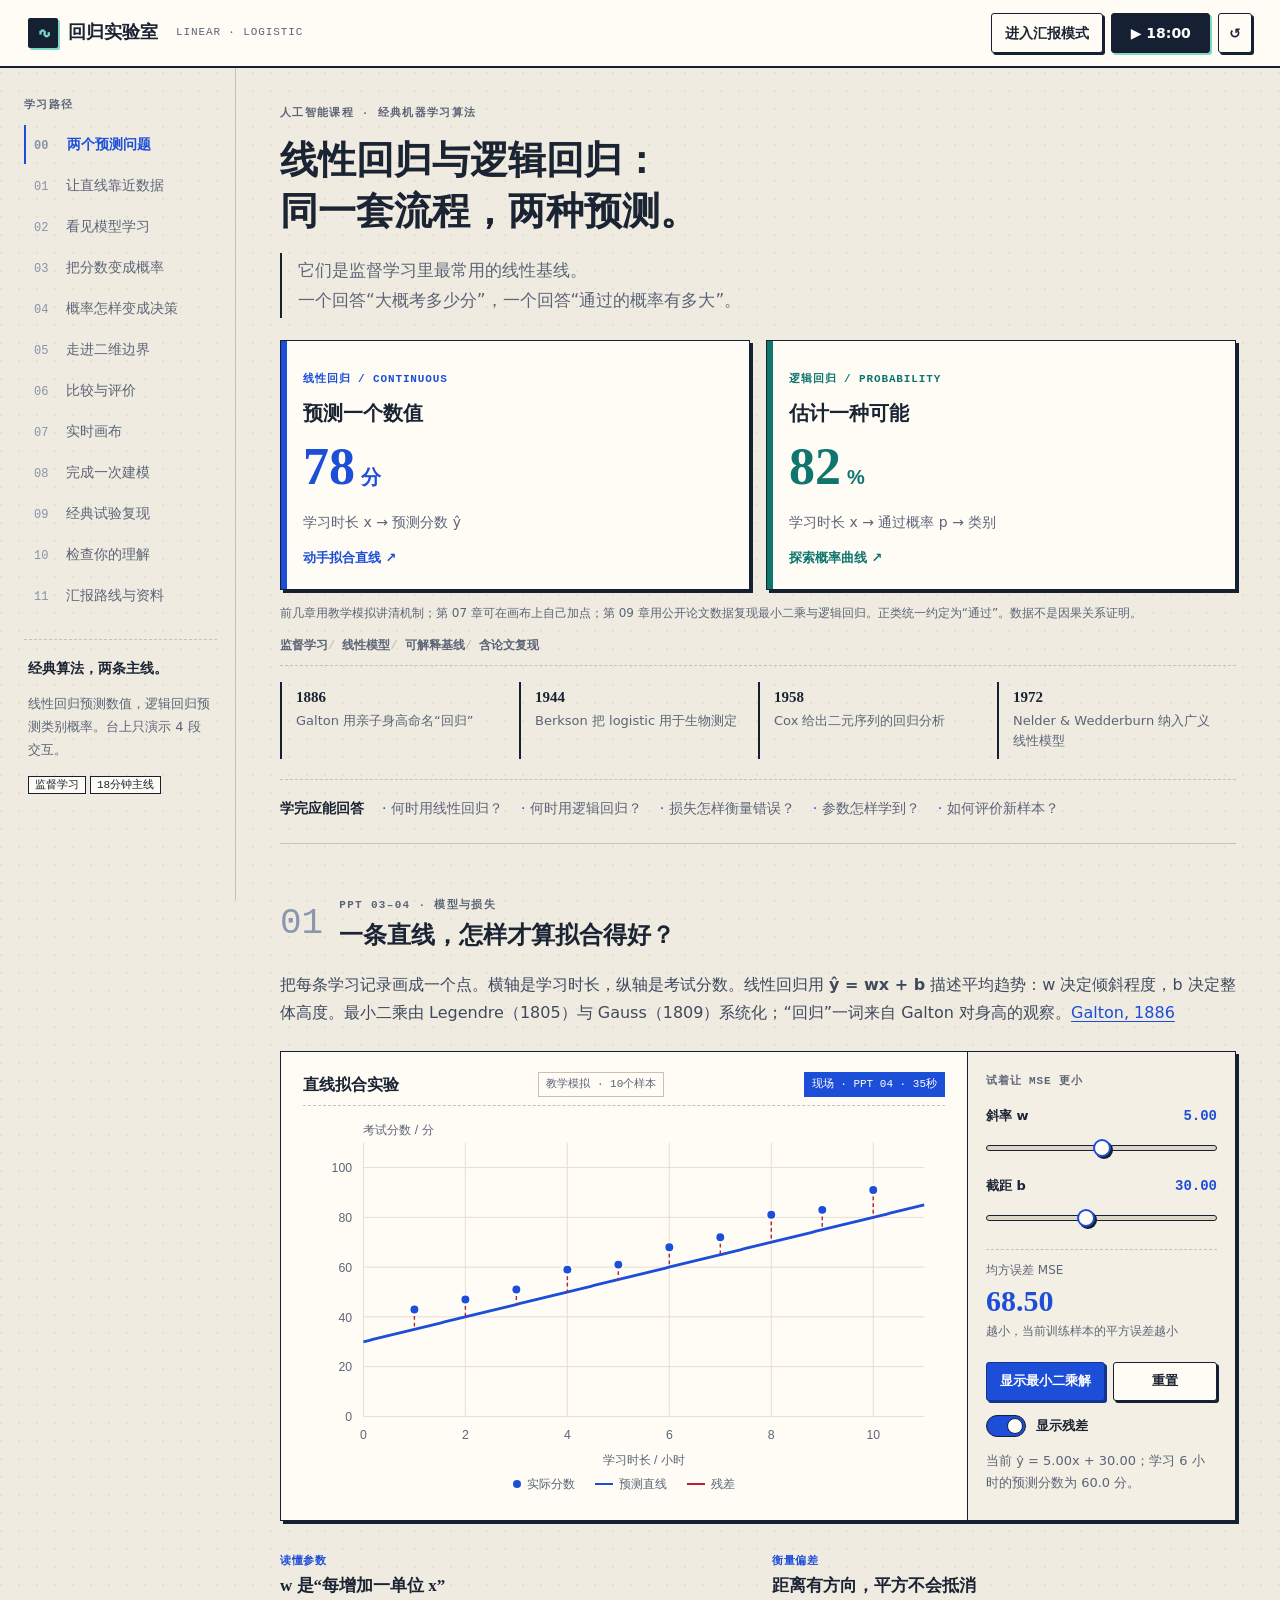
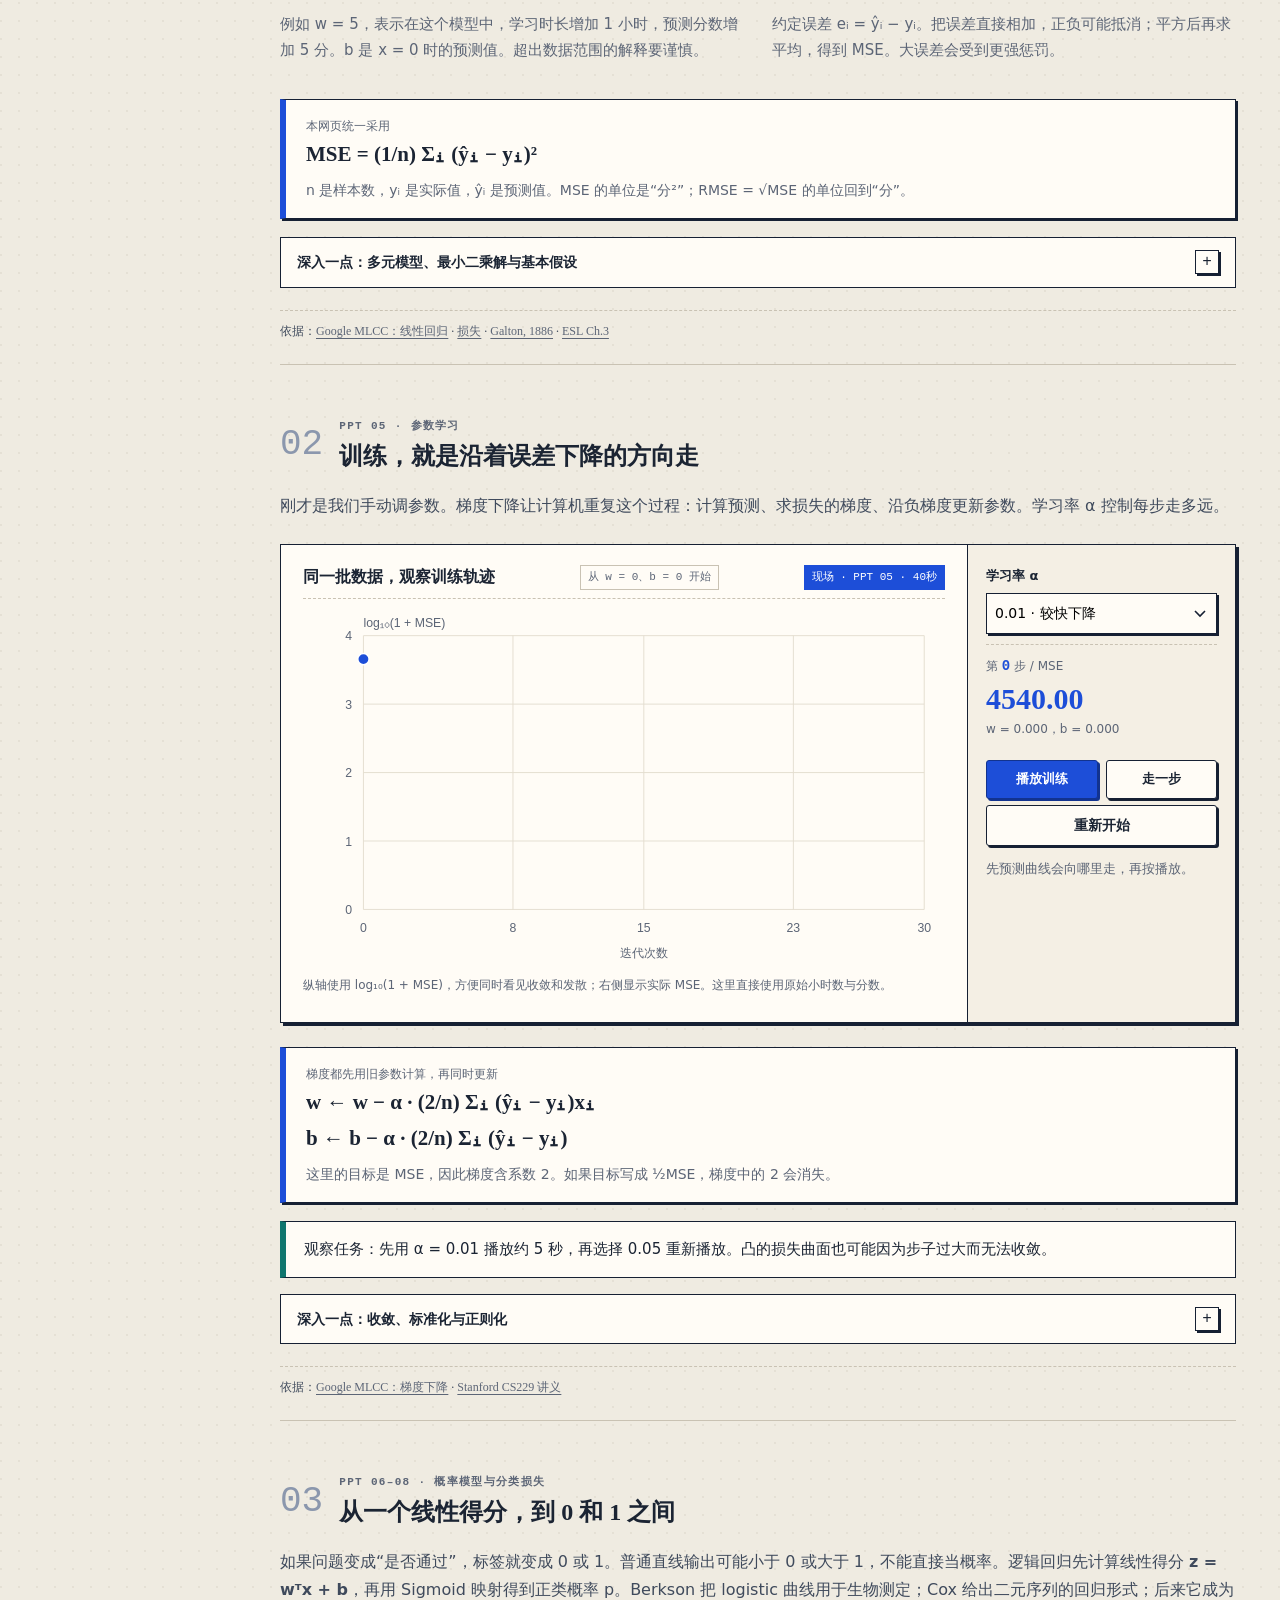
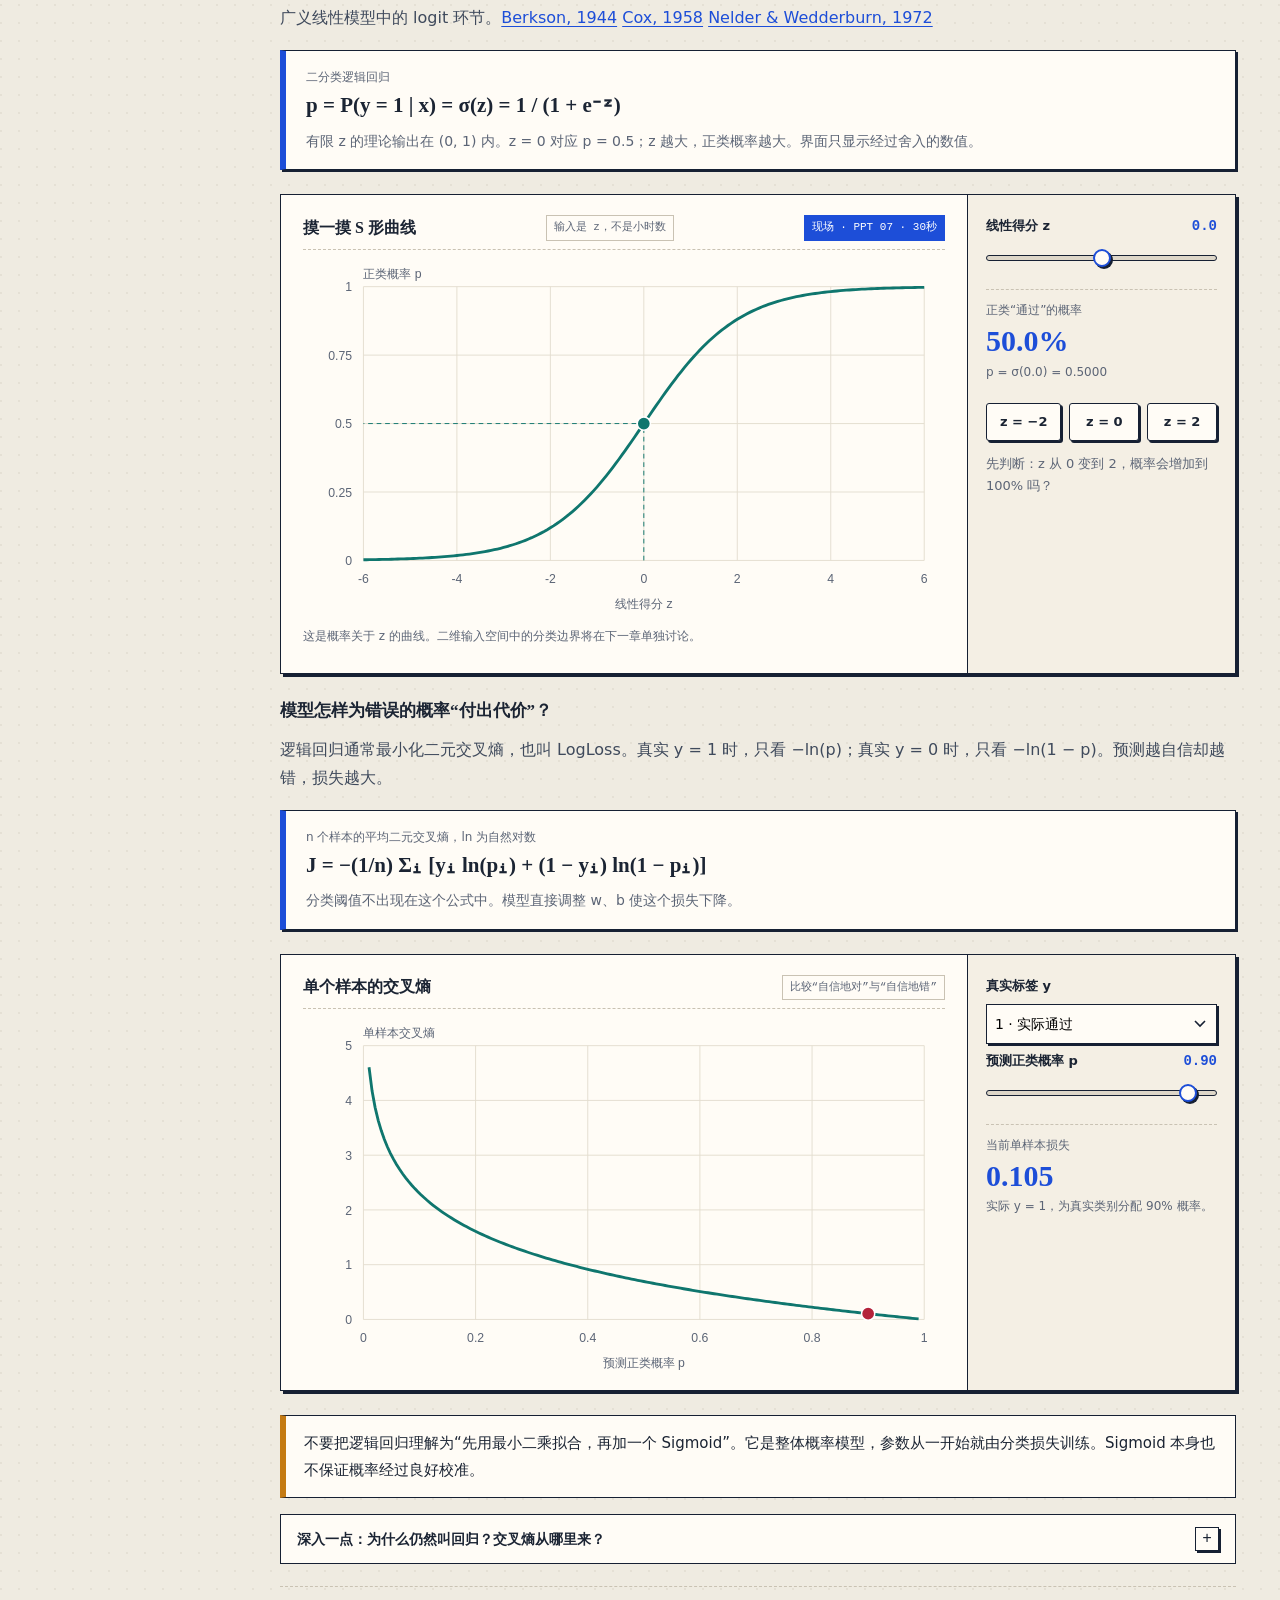
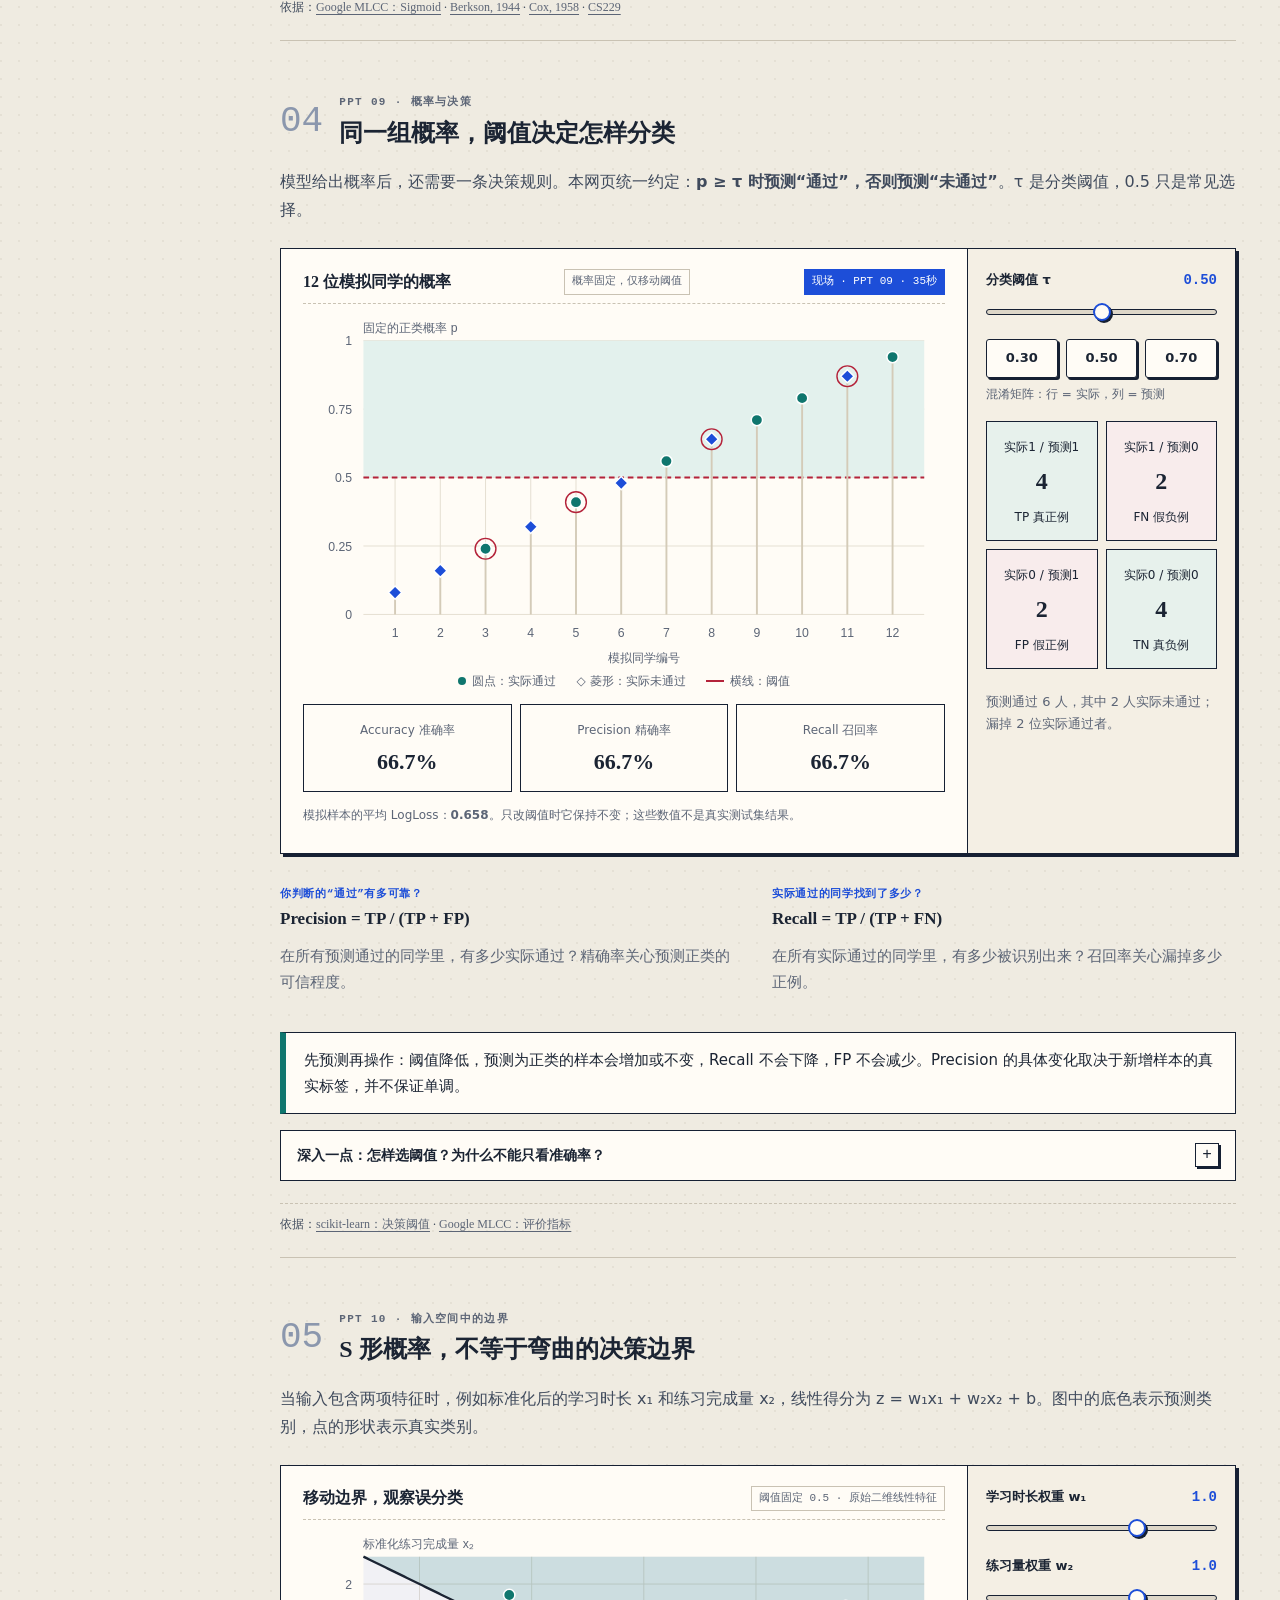
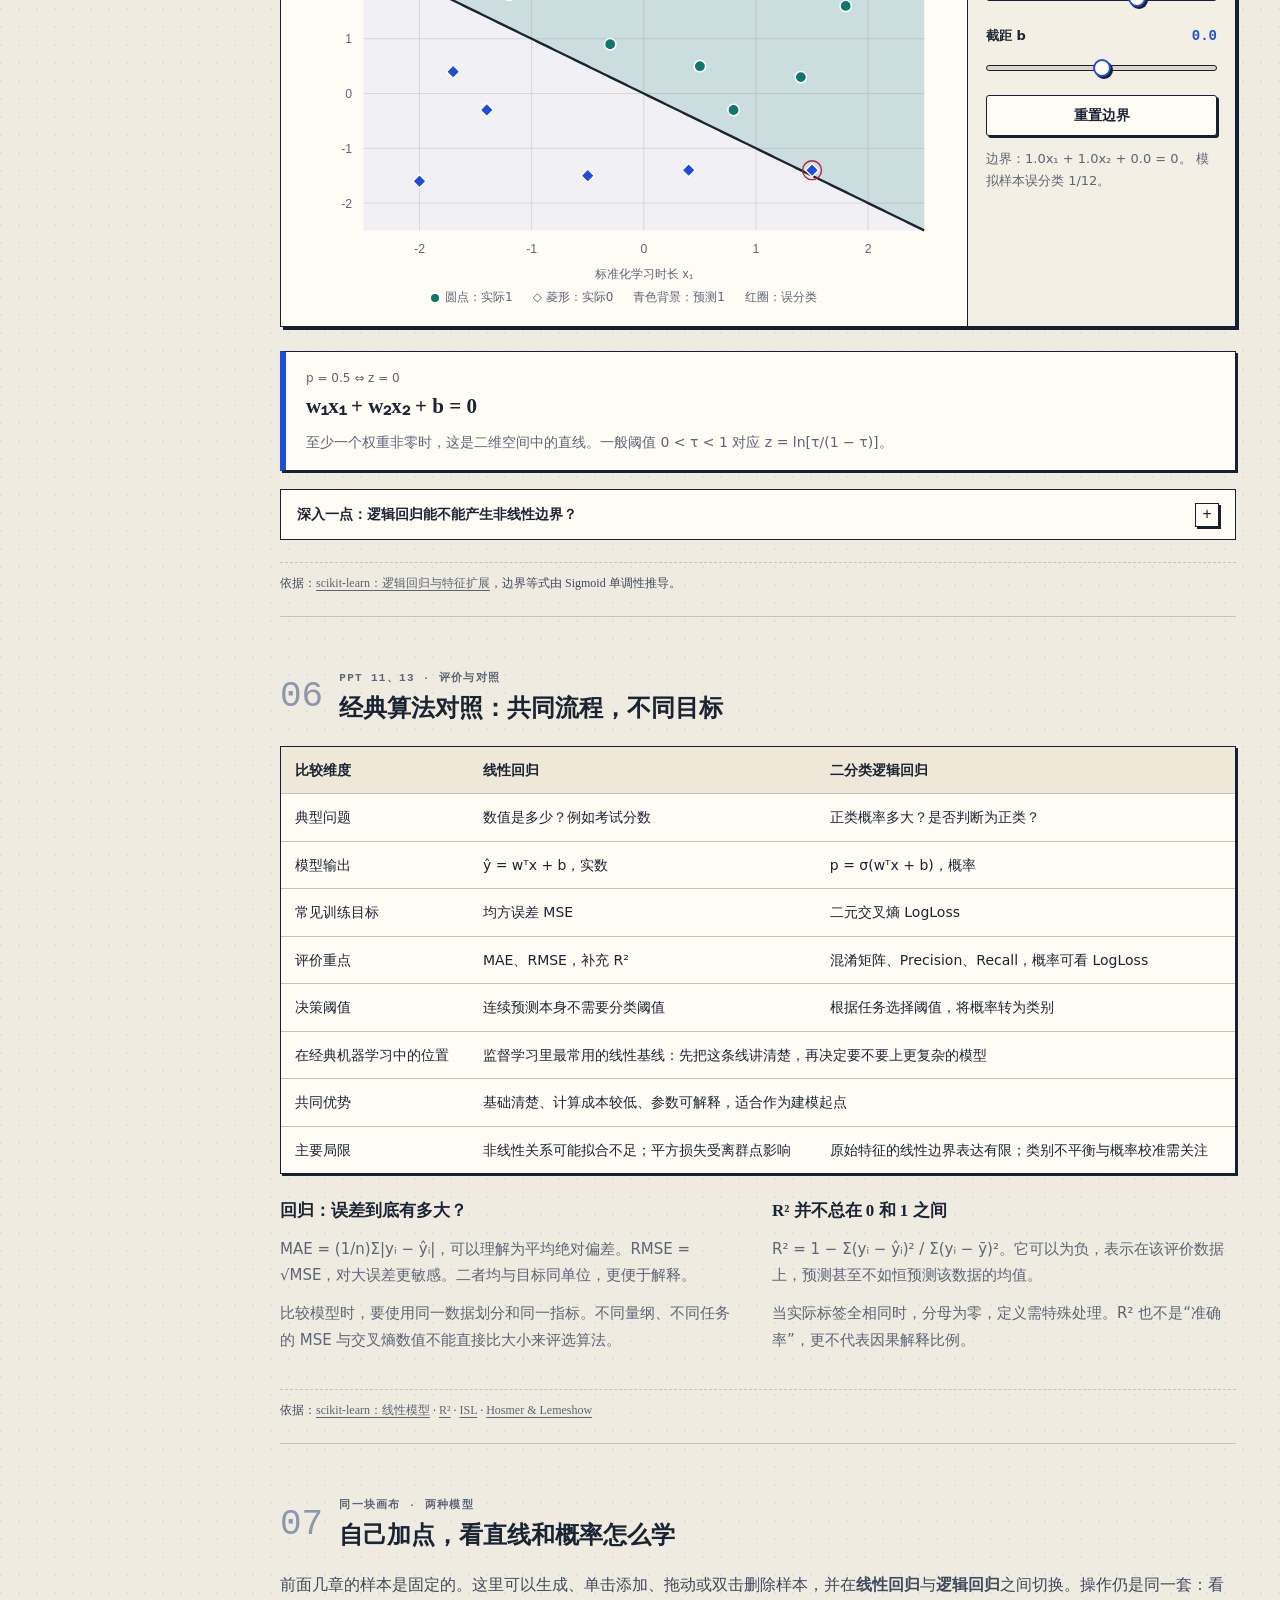
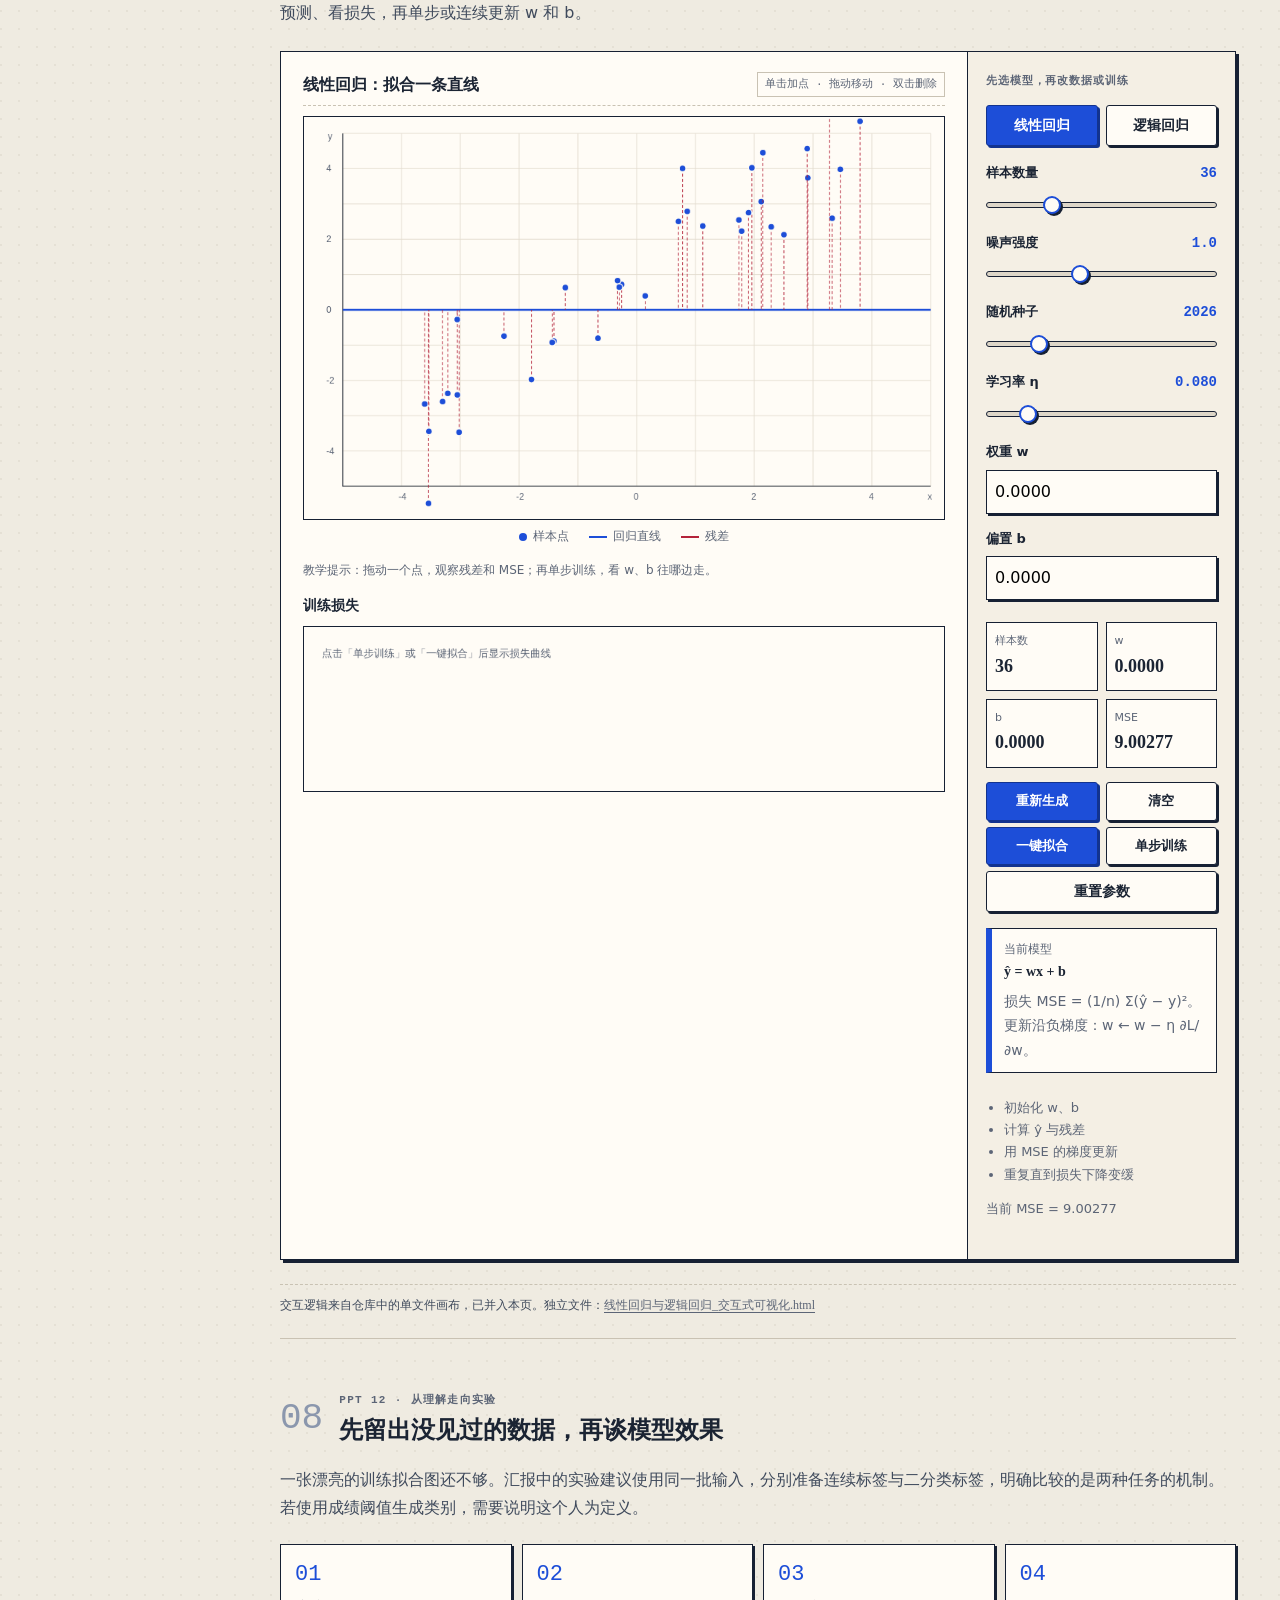
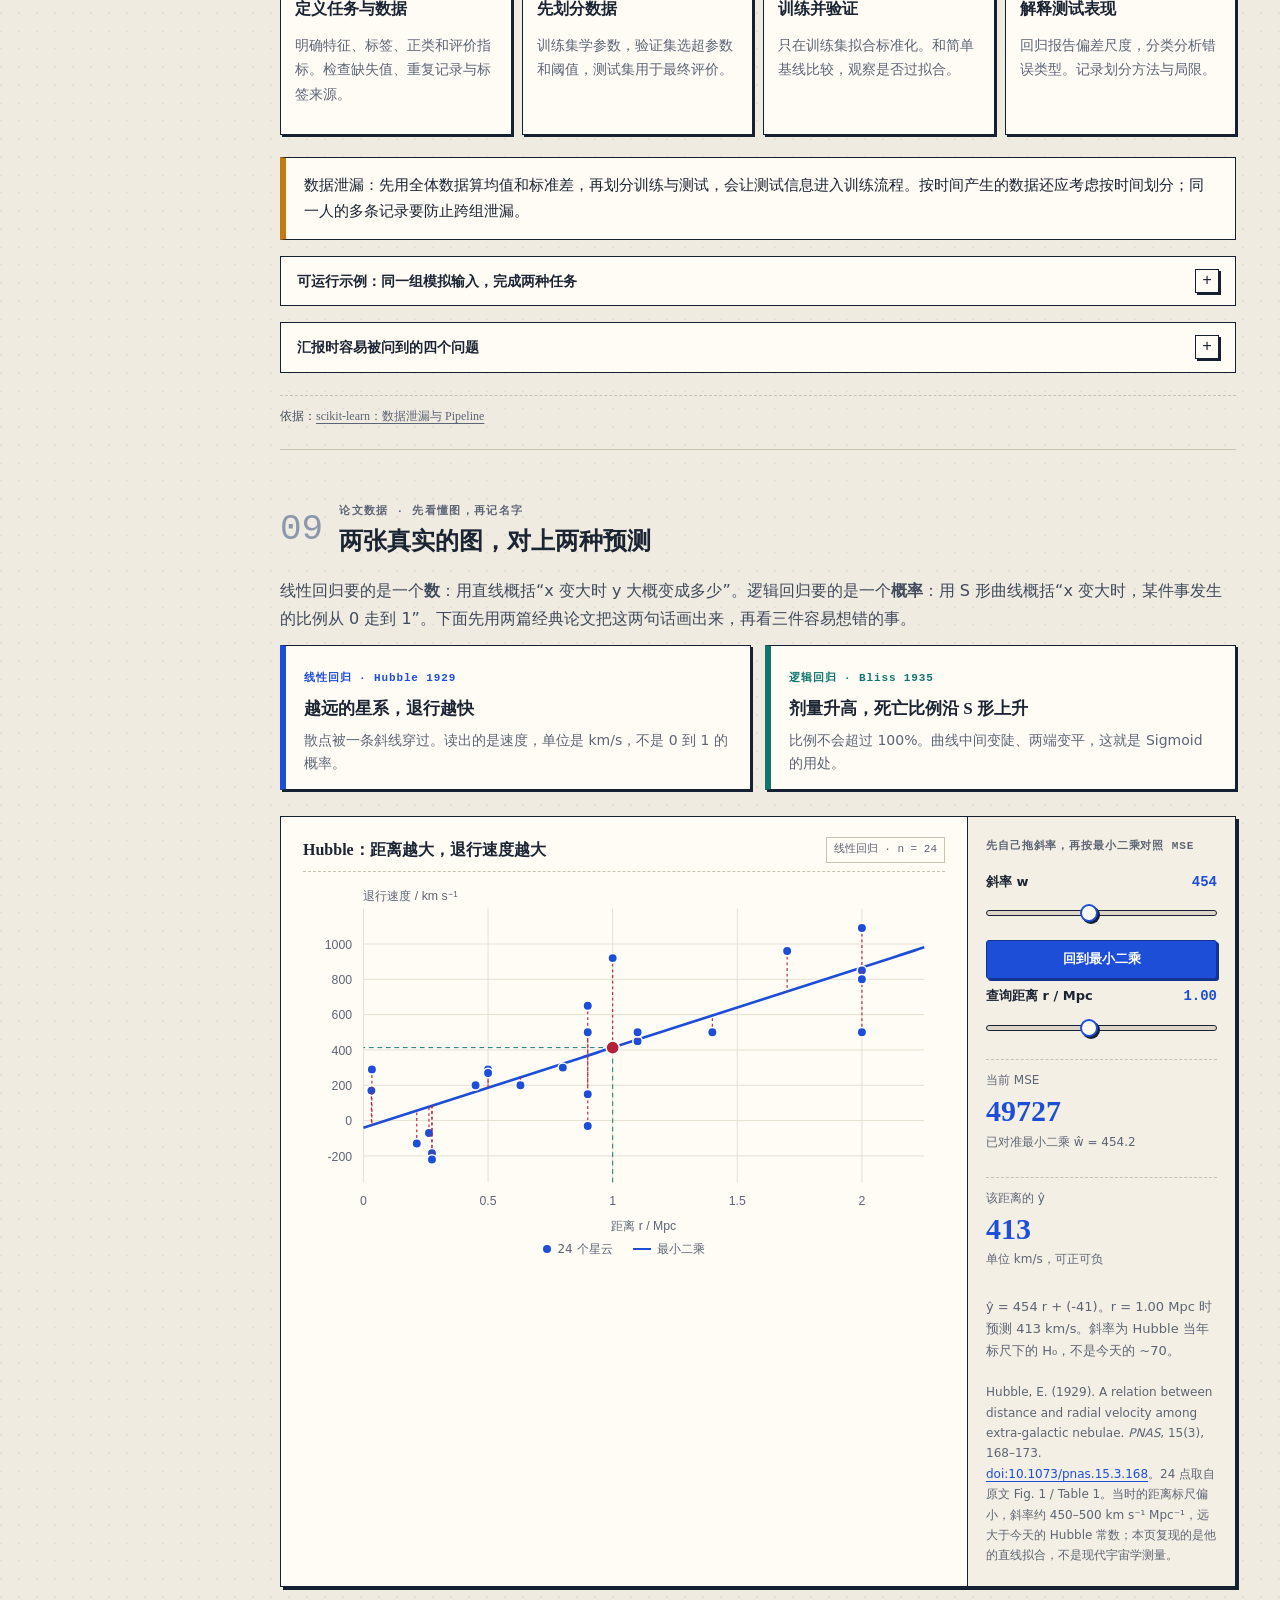
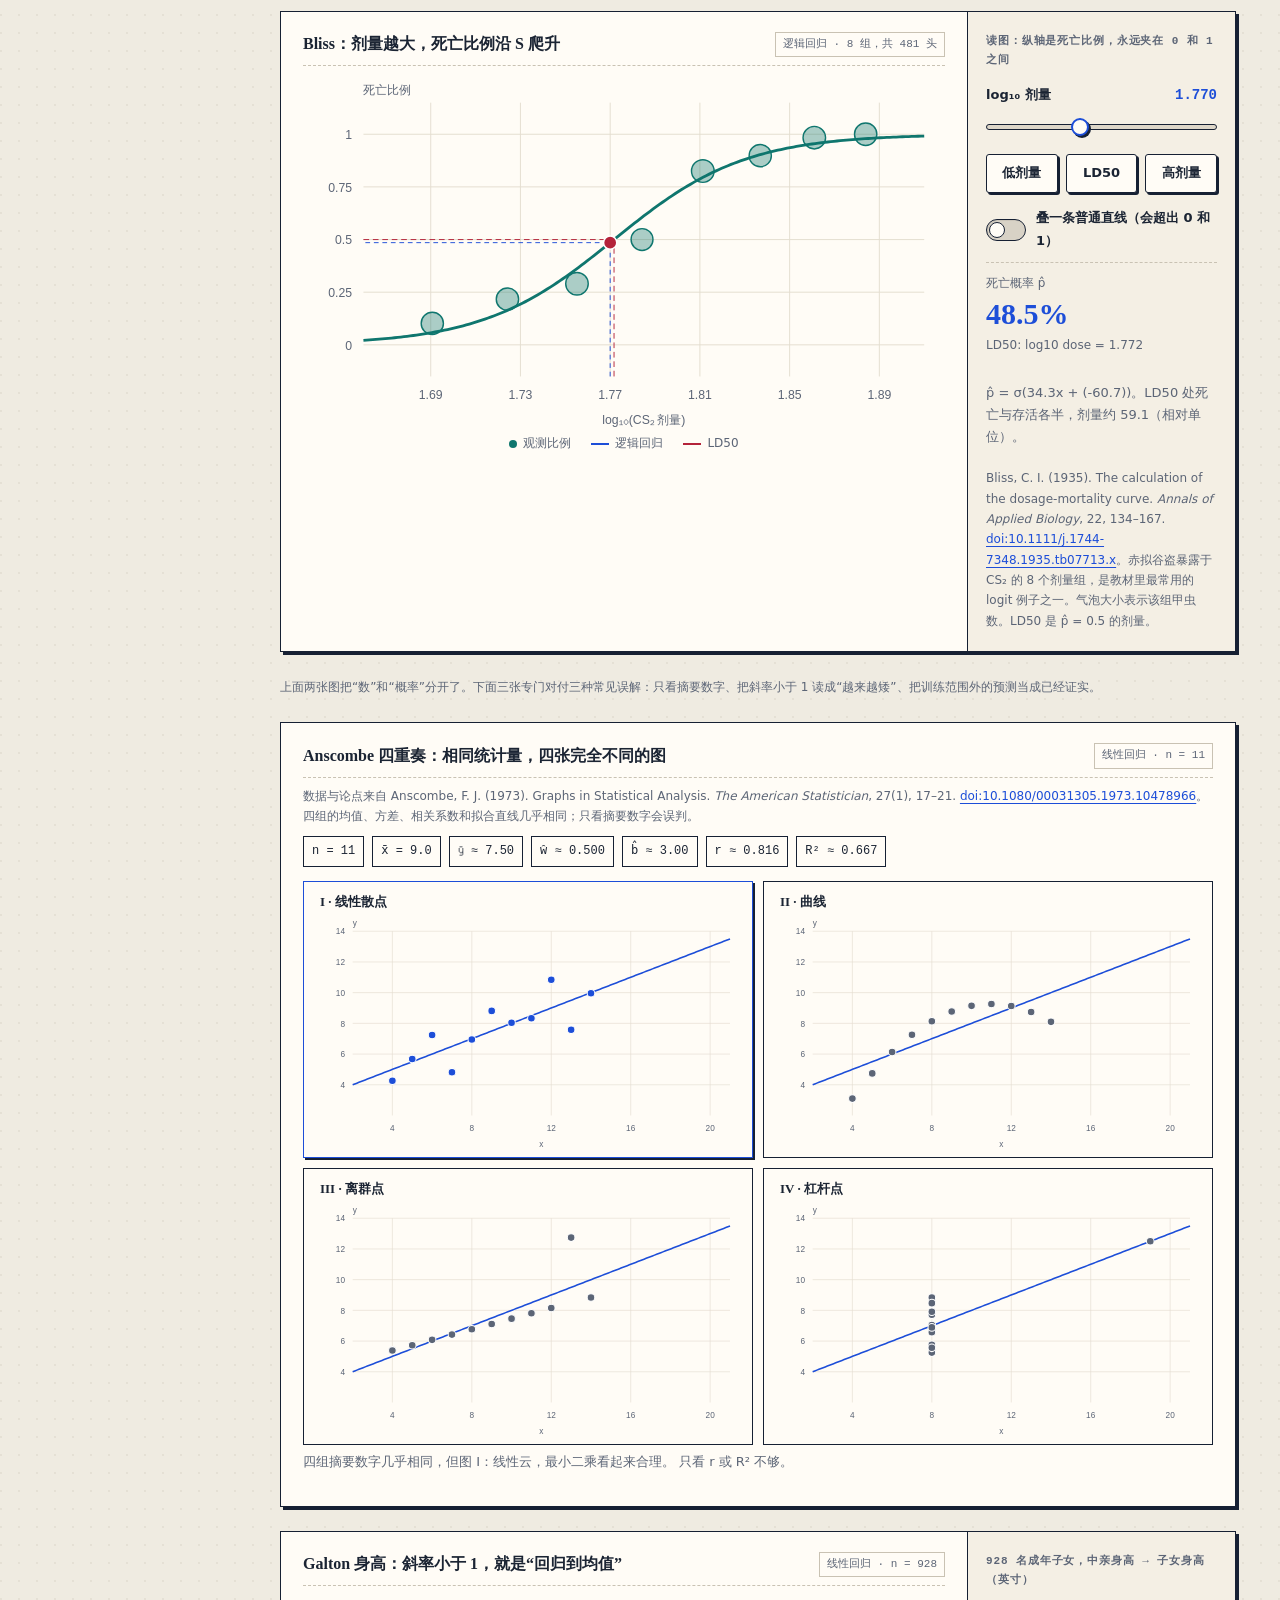
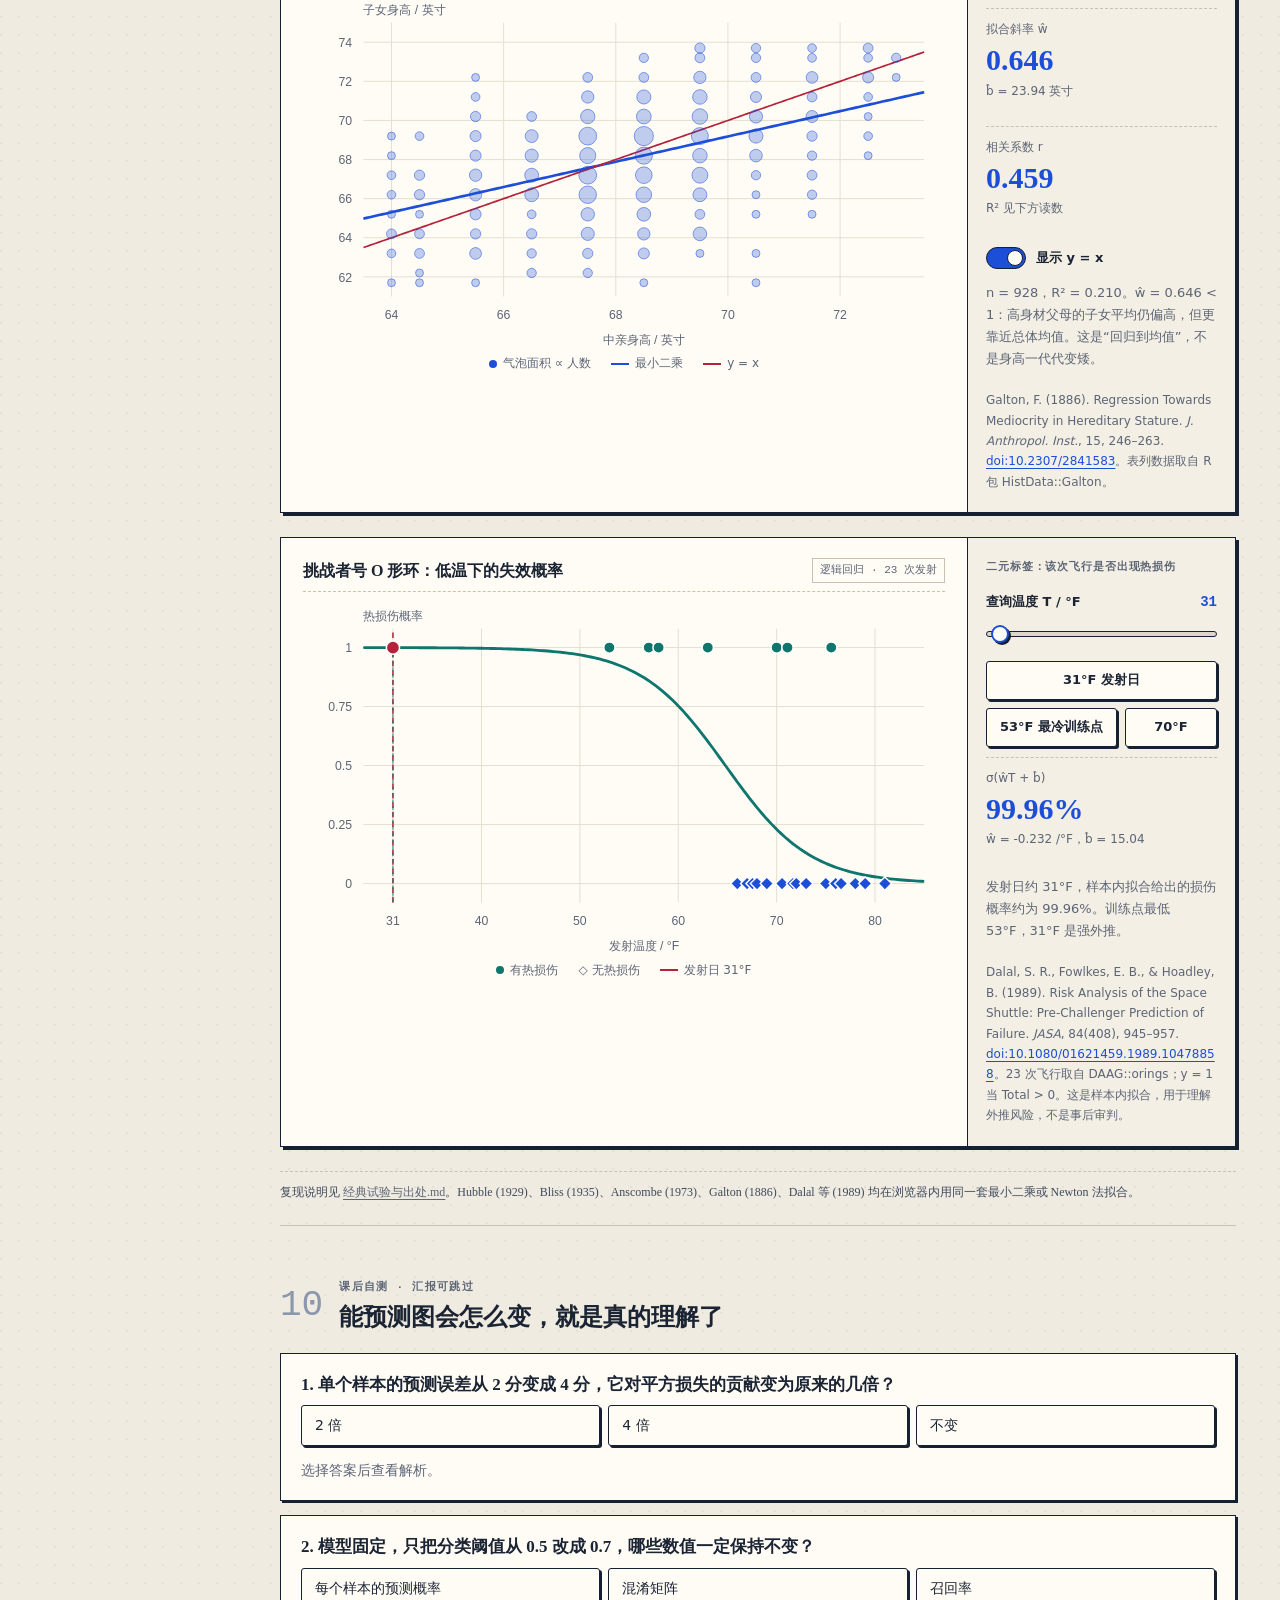
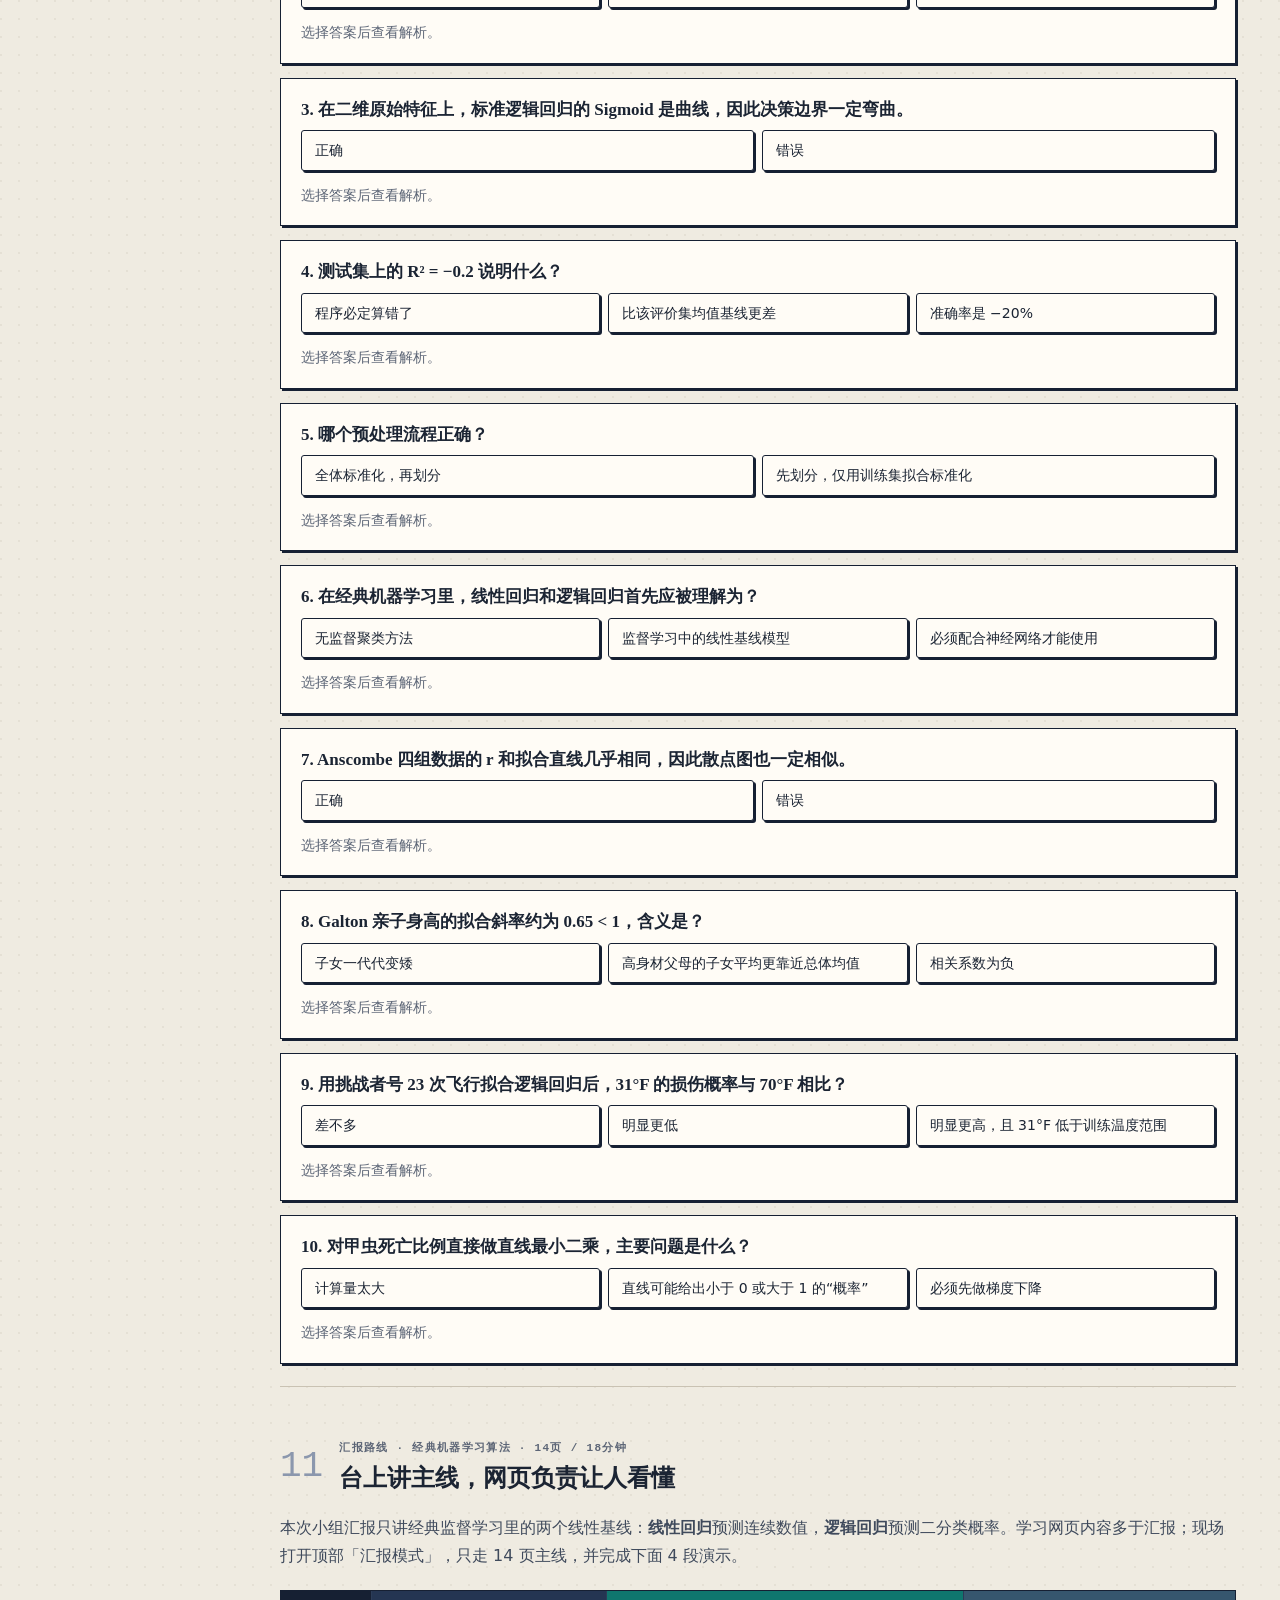
<file: index.html>
<!doctype html>
<html lang="zh-CN"><head><meta charset="utf-8"><meta name="viewport" content="width=device-width,initial-scale=1"><meta name="description" content="经典机器学习算法：用同一套学习流程理解线性回归与逻辑回归，配合18分钟小组汇报。"><title>线性回归与逻辑回归 · 经典机器学习算法</title><link rel="icon" href="data:image/svg+xml,%3Csvg xmlns='http://www.w3.org/2000/svg' viewBox='0 0 32 32'%3E%3Crect width='32' height='32' rx='8' fill='%23111d36'/%3E%3Cpath d='M6 25L26 7M6 24C18 24 12 8 26 8' fill='none' stroke='%234ee3cc' stroke-width='2'/%3E%3C/svg%3E"><link rel="stylesheet" href="style.css?v=20260917a"><script src="app.js?v=20260917a" defer charset="utf-8"></script></head>
<body>
<a class="skip" href="#main">跳到正文</a>
<header class="topbar"><a class="brand" href="#start"><span class="brand-mark">∿</span>回归实验室<span class="brand-en">LINEAR · LOGISTIC</span></a><div class="top-actions"><button id="modeBtn" aria-pressed="false">进入汇报模式</button><button id="timerBtn" aria-label="开始18分钟汇报计时">▶ <span id="clock">18:00</span></button><button id="timerReset" class="icon-btn" aria-label="重置计时">↺</button></div></header>
<nav class="demo-jump" aria-label="现场演示入口"><a href="#linear">① 直线拟合 · 35秒</a><a href="#descent">② 梯度下降 · 40秒</a><a href="#logistic">③ Sigmoid · 30秒</a><a href="#threshold">④ 阈值 · 35秒</a></nav>
<div class="shell"><aside class="sidebar"><p class="eyebrow">学习路径</p><nav aria-label="章节导航"><a href="#start" class="active"><span>00</span> 两个预测问题</a><a href="#linear"><span>01</span> 让直线靠近数据</a><a href="#descent"><span>02</span> 看见模型学习</a><a href="#logistic"><span>03</span> 把分数变成概率</a><a href="#threshold"><span>04</span> 概率怎样变成决策</a><a href="#boundary"><span>05</span> 走进二维边界</a><a href="#compare"><span>06</span> 比较与评价</a><a href="#playground"><span>07</span> 实时画布</a><a href="#practice"><span>08</span> 完成一次建模</a><a href="#classic" class="study-only"><span>09</span> 经典试验复现</a><a href="#quiz" class="study-only"><span>10</span> 检查你的理解</a><a href="#presentation"><span>11</span> 汇报路线与资料</a></nav><div class="side-note"><b>经典算法，两条主线。</b><p>线性回归预测数值，逻辑回归预测类别概率。台上只演示 4 段交互。</p><span class="badge">监督学习</span><span class="badge">18分钟主线</span><div class="talk-only demo-links"><p class="mini-label">现场演示</p><a href="#linear">PPT 04 · 直线拟合</a><a href="#descent">PPT 05 · 梯度下降</a><a href="#logistic">PPT 07 · Sigmoid</a><a href="#threshold">PPT 09 · 阈值</a></div></div></aside>
<main id="main">
<section id="start" class="intro"><div class="eyebrow">人工智能课程 · 经典机器学习算法</div><h1>线性回归与逻辑回归：<br>同一套流程，两种预测。</h1><p class="lead">它们是监督学习里最常用的线性基线。<br>一个回答“大概考多少分”，一个回答“通过的概率有多大”。</p><div class="question-pair"><a class="question linear-color" href="#linear"><span class="mini-label">线性回归 / CONTINUOUS</span><h2>预测一个数值</h2><div class="big-answer">78<span>分</span></div><p>学习时长 x → 预测分数 ŷ</p><span class="question-link">动手拟合直线 ↗</span></a><a class="question logistic-color" href="#logistic"><span class="mini-label">逻辑回归 / PROBABILITY</span><h2>估计一种可能</h2><div class="big-answer">82<span>%</span></div><p>学习时长 x → 通过概率 p → 类别</p><span class="question-link">探索概率曲线 ↗</span></a></div><p class="caption">前几章用教学模拟讲清机制；第 07 章可在画布上自己加点；第 09 章用公开论文数据复现最小二乘与逻辑回归。正类统一约定为“通过”。数据不是因果关系证明。</p><div class="algo-strip" aria-label="算法定位"><span>监督学习</span><span>线性模型</span><span>可解释基线</span><span>含论文复现</span></div><ol class="timeline study-only" aria-label="算法简史"><li><b>1886</b> Galton 用亲子身高命名“回归”</li><li><b>1944</b> Berkson 把 logistic 用于生物测定</li><li><b>1958</b> Cox 给出二元序列的回归分析</li><li><b>1972</b> Nelder &amp; Wedderburn 纳入广义线性模型</li></ol><div class="learning-goals"><b>学完应能回答</b><span>何时用线性回归？</span><span>何时用逻辑回归？</span><span>损失怎样衡量错误？</span><span>参数怎样学到？</span><span>如何评价新样本？</span></div></section>
<section id="linear"><div class="section-heading"><span class="section-number">01</span><div><p class="eyebrow">PPT 03–04 · 模型与损失</p><h2>一条直线，怎样才算拟合得好？</h2></div></div><p>把每条学习记录画成一个点。横轴是学习时长，纵轴是考试分数。线性回归用 <strong>ŷ = wx + b</strong> 描述平均趋势：w 决定倾斜程度，b 决定整体高度。最小二乘由 Legendre（1805）与 Gauss（1809）系统化；“回归”一词来自 Galton 对身高的观察。<a class="cite" href="https://doi.org/10.2307/2841583" target="_blank" rel="noopener">Galton, 1886</a></p>
<div class="lab"><div class="lab-main"><div class="lab-title"><h3>直线拟合实验</h3><span class="tag">教学模拟 · 10个样本</span><span class="tag demo-tag">现场 · PPT 04 · 35秒</span></div><svg id="linearPlot" class="plot" viewBox="0 0 680 370" role="img" aria-label="学习时长与分数散点图，显示拟合直线和残差"></svg><div class="legend"><span><i class="dot blue"></i>实际分数</span><span><i class="line-key"></i>预测直线</span><span><i class="line-key red"></i>残差</span></div></div><div class="controls"><p class="mini-label">试着让 MSE 更小</p><label for="weight">斜率 w <output id="weightOut">5.0</output></label><input id="weight" type="range" min="-2" max="12" step="0.1" value="5"><label for="bias">截距 b <output id="biasOut">30</output></label><input id="bias" type="range" min="0" max="70" step="0.5" value="30"><div class="metric"><span>均方误差 MSE</span><strong id="mseOut">—</strong><small>越小，当前训练样本的平方误差越小</small></div><div class="btn-row"><button id="fitBtn" class="primary">显示最小二乘解</button><button id="linearReset">重置</button></div><label class="check"><input id="residuals" type="checkbox" checked> 显示残差</label><p id="linearReadout" class="live-note" aria-live="polite"></p></div></div>
<div class="explain-grid"><article><span class="step-label">读懂参数</span><h3>w 是“每增加一单位 x”</h3><p>例如 w = 5，表示在这个模型中，学习时长增加 1 小时，预测分数增加 5 分。b 是 x = 0 时的预测值。超出数据范围的解释要谨慎。</p></article><article><span class="step-label">衡量偏差</span><h3>距离有方向，平方不会抵消</h3><p>约定误差 eᵢ = ŷᵢ − yᵢ。把误差直接相加，正负可能抵消；平方后再求平均，得到 MSE。大误差会受到更强惩罚。</p></article></div>
<div class="formula"><span>本网页统一采用</span><b>MSE = (1/n) Σᵢ (ŷᵢ − yᵢ)²</b><p>n 是样本数，yᵢ 是实际值，ŷᵢ 是预测值。MSE 的单位是“分²”；RMSE = √MSE 的单位回到“分”。</p></div>
<details class="deep"><summary>深入一点：多元模型、最小二乘解与基本假设</summary><p>多元线性回归写作 ŷ = w₁x₁ + ⋯ + w_dx_d + b。这里的“线性”指对参数线性；加入预先构造的 x² 特征后，仍可对参数保持线性。</p><p>一元最小二乘解：w* = Σ(xᵢ − x̄)(yᵢ − ȳ) / Σ(xᵢ − x̄)²，b* = ȳ − w*x̄，前提是 x 存在变化。多元情况下可用稳定的数值线性代数求解，无需手工求逆。</p><p>用线性模型近似条件均值是建模选择。误差独立、同方差等假设影响传统统计推断；正态性主要用于经典的小样本区间和检验，不能说“只有数据正态才能拟合”。最小二乘对离群点较敏感，也不证明因果。</p></details><p class="source-line">依据：<a href="https://developers.google.com/machine-learning/crash-course/linear-regression" target="_blank" rel="noopener">Google MLCC：线性回归</a> · <a href="https://developers.google.com/machine-learning/crash-course/linear-regression/loss" target="_blank" rel="noopener">损失</a> · <a href="https://doi.org/10.2307/2841583" target="_blank" rel="noopener">Galton, 1886</a> · <a href="https://doi.org/10.1007/978-0-387-21606-5" target="_blank" rel="noopener">ESL Ch.3</a></p></section>
<section id="descent"><div class="section-heading"><span class="section-number">02</span><div><p class="eyebrow">PPT 05 · 参数学习</p><h2>训练，就是沿着误差下降的方向走</h2></div></div><p>刚才是我们手动调参数。梯度下降让计算机重复这个过程：计算预测、求损失的梯度、沿负梯度更新参数。学习率 α 控制每步走多远。</p>
<div class="lab"><div class="lab-main"><div class="lab-title"><h3>同一批数据，观察训练轨迹</h3><span class="tag">从 w = 0、b = 0 开始</span><span class="tag demo-tag">现场 · PPT 05 · 40秒</span></div><svg id="descentPlot" class="plot" viewBox="0 0 680 370" role="img" aria-label="梯度下降训练的均方误差随迭代次数变化，纵轴为log10一加MSE"></svg><p class="caption">纵轴使用 log₁₀(1 + MSE)，方便同时看见收敛和发散；右侧显示实际 MSE。这里直接使用原始小时数与分数。</p></div><div class="controls"><label for="learningRate">学习率 α</label><select id="learningRate"><option value="0.001">0.001 · 小步前进</option><option value="0.01" selected>0.01 · 较快下降</option><option value="0.05">0.05 · 过大，观察发散</option></select><div class="metric"><span>第 <output id="iteration">0</output> 步 / MSE</span><strong id="descentMse">—</strong><small id="descentParams"></small></div><div class="btn-row"><button class="primary" id="trainBtn">播放训练</button><button id="stepBtn">走一步</button></div><button id="trainReset">重新开始</button><p id="trainStatus" class="live-note" aria-live="polite">先预测曲线会向哪里走，再按播放。</p></div></div>
<div class="formula"><span>梯度都先用旧参数计算，再同时更新</span><b>w ← w − α · (2/n) Σᵢ (ŷᵢ − yᵢ)xᵢ</b><b>b ← b − α · (2/n) Σᵢ (ŷᵢ − yᵢ)</b><p>这里的目标是 MSE，因此梯度含系数 2。如果目标写成 ½MSE，梯度中的 2 会消失。</p></div><div class="callout">观察任务：先用 α = 0.01 播放约 5 秒，再选择 0.05 重新播放。凸的损失曲面也可能因为步子过大而无法收敛。</div><details class="deep"><summary>深入一点：收敛、标准化与正则化</summary><p>对线性回归的平方目标，梯度下降在合适学习率等条件下可以趋近最小值。停止可以依据迭代次数、梯度大小或损失变化，不能只看动画“动得慢”。本演示最多 240 步，不宣称已经达到最优。</p><p>特征尺度差异很大时，优化会更困难。标准化必须只用训练集估计均值和标准差，再应用到验证集、测试集。岭回归在损失中加入 λΣwⱼ²，限制过大的系数；λ 由验证数据选择，通常不惩罚截距。</p><p>梯度下降只是求解方式之一。普通最小二乘还有数值线性代数解法，“模型”与“优化算法”是两个不同层次。</p></details><p class="source-line">依据：<a href="https://developers.google.com/machine-learning/crash-course/linear-regression/gradient-descent" target="_blank" rel="noopener">Google MLCC：梯度下降</a> · <a href="https://cs229.stanford.edu/main_notes.pdf" target="_blank" rel="noopener">Stanford CS229 讲义</a></p></section>

<section id="logistic"><div class="section-heading"><span class="section-number">03</span><div><p class="eyebrow">PPT 06–08 · 概率模型与分类损失</p><h2>从一个线性得分，到 0 和 1 之间</h2></div></div><p>如果问题变成“是否通过”，标签就变成 0 或 1。普通直线输出可能小于 0 或大于 1，不能直接当概率。逻辑回归先计算线性得分 <strong>z = wᵀx + b</strong>，再用 Sigmoid 映射得到正类概率 p。Berkson 把 logistic 曲线用于生物测定；Cox 给出二元序列的回归形式；后来它成为广义线性模型中的 logit 环节。<a class="cite" href="https://doi.org/10.1080/01621459.1944.10500699" target="_blank" rel="noopener">Berkson, 1944</a> <a class="cite" href="https://doi.org/10.1111/j.2517-6161.1958.tb00292.x" target="_blank" rel="noopener">Cox, 1958</a> <a class="cite" href="https://doi.org/10.2307/2344614" target="_blank" rel="noopener">Nelder &amp; Wedderburn, 1972</a></p><div class="formula"><span>二分类逻辑回归</span><b>p = P(y = 1 | x) = σ(z) = 1 / (1 + e⁻ᶻ)</b><p>有限 z 的理论输出在 (0, 1) 内。z = 0 对应 p = 0.5；z 越大，正类概率越大。界面只显示经过舍入的数值。</p></div>
<div class="lab"><div class="lab-main"><div class="lab-title"><h3>摸一摸 S 形曲线</h3><span class="tag">输入是 z，不是小时数</span><span class="tag demo-tag">现场 · PPT 07 · 30秒</span></div><svg id="sigmoidPlot" class="plot" viewBox="0 0 680 370" role="img" aria-label="Sigmoid函数曲线和当前线性得分所对应的概率"></svg><p class="caption">这是概率关于 z 的曲线。二维输入空间中的分类边界将在下一章单独讨论。</p></div><div class="controls"><label for="zValue">线性得分 z <output id="zOut">0.0</output></label><input id="zValue" type="range" min="-6" max="6" step="0.1" value="0"><div class="metric"><span>正类“通过”的概率</span><strong id="probOut">50.0%</strong><small id="sigmoidReadout">z = 0，p = 0.5</small></div><div class="btn-row"><button data-z="-2">z = −2</button><button data-z="0">z = 0</button><button data-z="2">z = 2</button></div><p class="live-note">先判断：z 从 0 变到 2，概率会增加到 100% 吗？</p></div></div>
<h3>模型怎样为错误的概率“付出代价”？</h3><p>逻辑回归通常最小化二元交叉熵，也叫 LogLoss。真实 y = 1 时，只看 −ln(p)；真实 y = 0 时，只看 −ln(1 − p)。预测越自信却越错，损失越大。</p><div class="formula"><span>n 个样本的平均二元交叉熵，ln 为自然对数</span><b>J = −(1/n) Σᵢ [yᵢ ln(pᵢ) + (1 − yᵢ) ln(1 − pᵢ)]</b><p>分类阈值不出现在这个公式中。模型直接调整 w、b 使这个损失下降。</p></div>
<div class="lab"><div class="lab-main"><div class="lab-title"><h3>单个样本的交叉熵</h3><span class="tag">比较“自信地对”与“自信地错”</span></div><svg id="lossPlot" class="plot" viewBox="0 0 680 370" role="img" aria-label="单样本交叉熵随正类预测概率变化曲线"></svg></div><div class="controls"><label for="trueLabel">真实标签 y</label><select id="trueLabel"><option value="1">1 · 实际通过</option><option value="0">0 · 实际未通过</option></select><label for="lossProb">预测正类概率 p <output id="lossProbOut">0.90</output></label><input id="lossProb" type="range" min="0.01" max="0.99" step="0.01" value="0.90"><div class="metric"><span>当前单样本损失</span><strong id="lossOut">—</strong><small id="lossReadout"></small></div></div></div>
<div class="callout warn">不要把逻辑回归理解为“先用最小二乘拟合，再加一个 Sigmoid”。它是整体概率模型，参数从一开始就由分类损失训练。Sigmoid 本身也不保证概率经过良好校准。</div><details class="deep"><summary>深入一点：为什么仍然叫回归？交叉熵从哪里来？</summary><p>逻辑回归对对数几率建模：ln[p/(1 − p)] = wᵀx + b。线性的是对数几率。在机器学习任务划分中，它常作为分类模型使用。</p><p>若标签服从伯努利分布，单样本概率为 pʸ(1 − p)¹⁻ʸ。把样本似然相乘、取负对数并求平均，就得到交叉熵。这比“曲线看起来合适”给出了更明确的概率依据。</p><p>无正则化时，梯度为 ∇wJ = (1/n)Σ(pᵢ − yᵢ)xᵢ，∂J/∂b = (1/n)Σ(pᵢ − yᵢ)。更新形式同样是沿负梯度，但预测函数与线性回归不同。数据完全可分时，无正则化参数可能持续增大，实际常使用正则化。</p></details><p class="source-line">依据：<a href="https://developers.google.com/machine-learning/crash-course/logistic-regression/sigmoid-function" target="_blank" rel="noopener">Google MLCC：Sigmoid</a> · <a href="https://doi.org/10.1080/01621459.1944.10500699" target="_blank" rel="noopener">Berkson, 1944</a> · <a href="https://doi.org/10.1111/j.2517-6161.1958.tb00292.x" target="_blank" rel="noopener">Cox, 1958</a> · <a href="https://cs229.stanford.edu/main_notes.pdf" target="_blank" rel="noopener">CS229</a></p></section>

<section id="threshold"><div class="section-heading"><span class="section-number">04</span><div><p class="eyebrow">PPT 09 · 概率与决策</p><h2>同一组概率，阈值决定怎样分类</h2></div></div><p>模型给出概率后，还需要一条决策规则。本网页统一约定：<strong>p ≥ τ 时预测“通过”，否则预测“未通过”</strong>。τ 是分类阈值，0.5 只是常见选择。</p>
<div class="lab"><div class="lab-main"><div class="lab-title"><h3>12 位模拟同学的概率</h3><span class="tag">概率固定，仅移动阈值</span><span class="tag demo-tag">现场 · PPT 09 · 35秒</span></div><svg id="thresholdPlot" class="plot" viewBox="0 0 680 370" role="img" aria-label="12个模拟样本的固定概率与可移动分类阈值，点形状标记实际类别"></svg><div class="legend"><span><i class="dot mint"></i>圆点：实际通过</span><span>◇ 菱形：实际未通过</span><span><i class="line-key red"></i>横线：阈值</span></div><div class="stat-row"><div class="stat"><span>Accuracy 准确率</span><b id="accuracy">—</b></div><div class="stat"><span>Precision 精确率</span><b id="precision">—</b></div><div class="stat"><span>Recall 召回率</span><b id="recall">—</b></div></div><p class="caption">模拟样本的平均 LogLoss：<b id="fixedLoss"></b>。只改阈值时它保持不变；这些数值不是真实测试集结果。</p></div><div class="controls"><label for="thresholdValue">分类阈值 τ <output id="thresholdOut">0.50</output></label><input id="thresholdValue" type="range" min="0" max="1" step="0.01" value="0.5"><div class="btn-row"><button data-threshold="0.3">0.30</button><button data-threshold="0.5">0.50</button><button data-threshold="0.7">0.70</button></div><p class="matrix-label">混淆矩阵：行 = 实际，列 = 预测</p><div class="matrix"><div class="correct"><span>实际1 / 预测1</span><b id="tp">—</b><span>TP 真正例</span></div><div class="wrong"><span>实际1 / 预测0</span><b id="fn">—</b><span>FN 假负例</span></div><div class="wrong"><span>实际0 / 预测1</span><b id="fp">—</b><span>FP 假正例</span></div><div class="correct"><span>实际0 / 预测0</span><b id="tn">—</b><span>TN 真负例</span></div></div><p id="thresholdReadout" class="live-note" aria-live="polite"></p></div></div>
<div class="explain-grid"><article><span class="step-label">你判断的“通过”有多可靠？</span><h3>Precision = TP / (TP + FP)</h3><p>在所有预测通过的同学里，有多少实际通过？精确率关心预测正类的可信程度。</p></article><article><span class="step-label">实际通过的同学找到了多少？</span><h3>Recall = TP / (TP + FN)</h3><p>在所有实际通过的同学里，有多少被识别出来？召回率关心漏掉多少正例。</p></article></div><div class="callout">先预测再操作：阈值降低，预测为正类的样本会增加或不变，Recall 不会下降，FP 不会减少。Precision 的具体变化取决于新增样本的真实标签，并不保证单调。</div><details class="deep"><summary>深入一点：怎样选阈值？为什么不能只看准确率？</summary><p>Accuracy = (TP + TN)/n。如果 100 人里只有 5 人未通过，把所有人都预测为通过，准确率仍有 95%，却完全发现不了未通过者。评价前先明确谁是正类、哪种错误代价更高；如果把“未通过”设为正类，指标的解读也要相应调整。</p><p>阈值应根据任务代价或目标指标，在验证集上选择。测试集用于最后一次评价，不能反复调阈值追求测试分数。Precision 的分母为零时无定义，本页显示“—”；Recall 的分母为零时同理。</p><p>F1 = 2PR/(P + R)，平衡精确率和召回率。ROC/AUC 和 PR 曲线考察多个阈值，适合课后扩展。本次汇报先把混淆矩阵与 P/R 讲清楚。</p></details><p class="source-line">依据：<a href="https://scikit-learn.org/stable/modules/classification_threshold.html" target="_blank" rel="noopener">scikit-learn：决策阈值</a> · <a href="https://developers.google.com/machine-learning/crash-course/classification/accuracy-precision-recall" target="_blank" rel="noopener">Google MLCC：评价指标</a></p></section>

<section id="boundary"><div class="section-heading"><span class="section-number">05</span><div><p class="eyebrow">PPT 10 · 输入空间中的边界</p><h2>S 形概率，不等于弯曲的决策边界</h2></div></div><p>当输入包含两项特征时，例如标准化后的学习时长 x₁ 和练习完成量 x₂，线性得分为 z = w₁x₁ + w₂x₂ + b。图中的底色表示预测类别，点的形状表示真实类别。</p>
<div class="lab"><div class="lab-main"><div class="lab-title"><h3>移动边界，观察误分类</h3><span class="tag">阈值固定 0.5 · 原始二维线性特征</span></div><svg id="boundaryPlot" class="plot" viewBox="0 0 680 370" role="img" aria-label="二维逻辑回归线性决策边界与模拟分类样本"></svg><div class="legend"><span><i class="dot mint"></i>圆点：实际1</span><span>◇ 菱形：实际0</span><span>青色背景：预测1</span><span>红圈：误分类</span></div></div><div class="controls"><label for="w1">学习时长权重 w₁ <output id="w1Out">1.0</output></label><input id="w1" type="range" min="-3" max="3" step="0.1" value="1"><label for="w2">练习量权重 w₂ <output id="w2Out">1.0</output></label><input id="w2" type="range" min="-3" max="3" step="0.1" value="1"><label for="b2">截距 b <output id="b2Out">0.0</output></label><input id="b2" type="range" min="-3" max="3" step="0.1" value="0"><button id="boundaryReset">重置边界</button><p id="boundaryReadout" class="live-note" aria-live="polite"></p></div></div><div class="formula"><span>p = 0.5 ⇔ z = 0</span><b>w₁x₁ + w₂x₂ + b = 0</b><p>至少一个权重非零时，这是二维空间中的直线。一般阈值 0 &lt; τ &lt; 1 对应 z = ln[τ/(1 − τ)]。</p></div><details class="deep"><summary>深入一点：逻辑回归能不能产生非线性边界？</summary><p>可以通过非线性特征变换。例如 z = w₁x₁² + w₂x₂² + b，其 z = 0 在原始二维空间中可以呈现椭圆等曲线。模型对变换后的特征仍是线性的。模型复杂度增加后，也更需要验证与正则化。</p><p>当 w₁ = w₂ = 0 时，概率处处相同，通常没有普通的分割直线。若此时 b = 0，所有位置 p 都等于 0.5，按本页的 ≥ 规则全判为正类；不能除以零强行画线。</p></details><p class="source-line">依据：<a href="https://scikit-learn.org/stable/modules/linear_model.html#logistic-regression" target="_blank" rel="noopener">scikit-learn：逻辑回归与特征扩展</a>，边界等式由 Sigmoid 单调性推导。</p></section>

<section id="compare"><div class="section-heading"><span class="section-number">06</span><div><p class="eyebrow">PPT 11、13 · 评价与对照</p><h2>经典算法对照：共同流程，不同目标</h2></div></div><div class="table-wrap"><table><thead><tr><th>比较维度</th><th>线性回归</th><th>二分类逻辑回归</th></tr></thead><tbody><tr><td>典型问题</td><td>数值是多少？例如考试分数</td><td>正类概率多大？是否判断为正类？</td></tr><tr><td>模型输出</td><td>ŷ = wᵀx + b，实数</td><td>p = σ(wᵀx + b)，概率</td></tr><tr><td>常见训练目标</td><td>均方误差 MSE</td><td>二元交叉熵 LogLoss</td></tr><tr><td>评价重点</td><td>MAE、RMSE，补充 R²</td><td>混淆矩阵、Precision、Recall，概率可看 LogLoss</td></tr><tr><td>决策阈值</td><td>连续预测本身不需要分类阈值</td><td>根据任务选择阈值，将概率转为类别</td></tr><tr><td>在经典机器学习中的位置</td><td colspan="2">监督学习里最常用的线性基线：先把这条线讲清楚，再决定要不要上更复杂的模型</td></tr>
<tr><td>共同优势</td><td colspan="2">基础清楚、计算成本较低、参数可解释，适合作为建模起点</td></tr><tr><td>主要局限</td><td>非线性关系可能拟合不足；平方损失受离群点影响</td><td>原始特征的线性边界表达有限；类别不平衡与概率校准需关注</td></tr></tbody></table></div><div class="explain-grid"><article><h3>回归：误差到底有多大？</h3><p>MAE = (1/n)Σ|yᵢ − ŷᵢ|，可以理解为平均绝对偏差。RMSE = √MSE，对大误差更敏感。二者均与目标同单位，更便于解释。</p><p>比较模型时，要使用同一数据划分和同一指标。不同量纲、不同任务的 MSE 与交叉熵数值不能直接比大小来评选算法。</p></article><article><h3>R² 并不总在 0 和 1 之间</h3><p>R² = 1 − Σ(yᵢ − ŷᵢ)² / Σ(yᵢ − ȳ)²。它可以为负，表示在该评价数据上，预测甚至不如恒预测该数据的均值。</p><p>当实际标签全相同时，分母为零，定义需特殊处理。R² 也不是“准确率”，更不代表因果解释比例。</p></article></div><p class="source-line">依据：<a href="https://scikit-learn.org/stable/modules/linear_model.html" target="_blank" rel="noopener">scikit-learn：线性模型</a> · <a href="https://scikit-learn.org/stable/modules/generated/sklearn.metrics.r2_score.html" target="_blank" rel="noopener">R²</a> · <a href="https://doi.org/10.1007/978-1-4614-7138-7" target="_blank" rel="noopener">ISL</a> · <a href="https://doi.org/10.1002/0471722146" target="_blank" rel="noopener">Hosmer &amp; Lemeshow</a></p></section>

<section id="playground"><div class="section-heading"><span class="section-number">07</span><div><p class="eyebrow">同一块画布 · 两种模型</p><h2>自己加点，看直线和概率怎么学</h2></div></div>
<p>前面几章的样本是固定的。这里可以生成、单击添加、拖动或双击删除样本，并在<strong>线性回归</strong>与<strong>逻辑回归</strong>之间切换。操作仍是同一套：看预测、看损失，再单步或连续更新 w 和 b。</p>
<div class="lab playground-lab"><div class="lab-main"><div class="lab-title"><h3 id="pgTitle">线性回归：拟合一条直线</h3><span class="tag">单击加点 · 拖动移动 · 双击删除</span></div>
<canvas id="pgPlot" class="pg-canvas" width="860" height="540" role="img" aria-label="可编辑样本画布，横轴为 x，纵轴为 y 或类别"></canvas>
<div class="legend" id="pgLegend"></div>
<p class="caption" id="pgTip"></p>
<h3 class="pg-loss-title">训练损失</h3>
<canvas id="pgLoss" class="pg-canvas pg-loss" width="860" height="220" role="img" aria-label="损失随训练步数变化"></canvas>
</div>
<div class="controls">
<p class="mini-label">先选模型，再改数据或训练</p>
<div class="pg-mode" role="group" aria-label="模型切换"><button type="button" id="pgLinear" class="primary">线性回归</button><button type="button" id="pgLogistic">逻辑回归</button></div>
<label for="pgN">样本数量 <output id="pgNOut">36</output></label>
<input id="pgN" type="range" min="6" max="120" value="36">
<label for="pgNoise">噪声强度 <output id="pgNoiseOut">1.0</output></label>
<input id="pgNoise" type="range" min="0" max="2.5" step="0.1" value="1">
<label for="pgSeed">随机种子 <output id="pgSeedOut">2026</output></label>
<input id="pgSeed" type="range" min="1" max="9999" value="2026">
<label for="pgLr">学习率 η <output id="pgLrOut">0.080</output></label>
<input id="pgLr" type="range" min="0.005" max="0.5" step="0.005" value="0.08">
<label for="pgW">权重 w</label>
<input id="pgW" type="number" step="0.01" value="0">
<label for="pgB">偏置 b</label>
<input id="pgB" type="number" step="0.01" value="0">
<div id="pgMetrics" class="pg-metrics"></div>
<div class="btn-row"><button type="button" id="pgGen" class="primary">重新生成</button><button type="button" id="pgClear">清空</button></div>
<div class="btn-row"><button type="button" id="pgFit" class="primary">一键拟合</button><button type="button" id="pgStep">单步训练</button></div>
<button type="button" id="pgReset">重置参数</button>
<div id="pgFormula" class="formula"></div>
<ul id="pgSteps" class="pg-steps"></ul>
<p id="pgReadout" class="live-note" aria-live="polite"></p>
</div></div>
<p class="source-line">交互逻辑来自仓库中的单文件画布，已并入本页。独立文件：<a href="downloads/线性回归与逻辑回归_交互式可视化.html">线性回归与逻辑回归_交互式可视化.html</a></p>
</section>
<section id="practice"><div class="section-heading"><span class="section-number">08</span><div><p class="eyebrow">PPT 12 · 从理解走向实验</p><h2>先留出没见过的数据，再谈模型效果</h2></div></div><p>一张漂亮的训练拟合图还不够。汇报中的实验建议使用同一批输入，分别准备连续标签与二分类标签，明确比较的是两种任务的机制。若使用成绩阈值生成类别，需要说明这个人为定义。</p><div class="process"><article><h3>定义任务与数据</h3><p>明确特征、标签、正类和评价指标。检查缺失值、重复记录与标签来源。</p></article><article><h3>先划分数据</h3><p>训练集学参数，验证集选超参数和阈值，测试集用于最终评价。</p></article><article><h3>训练并验证</h3><p>只在训练集拟合标准化。和简单基线比较，观察是否过拟合。</p></article><article><h3>解释测试表现</h3><p>回归报告偏差尺度，分类分析错误类型。记录划分方法与局限。</p></article></div><div class="callout warn">数据泄漏：先用全体数据算均值和标准差，再划分训练与测试，会让测试信息进入训练流程。按时间产生的数据还应考虑按时间划分；同一人的多条记录要防止跨组泄漏。</div>
<details class="deep"><summary>可运行示例：同一组模拟输入，完成两种任务</summary><p>这段代码生成可复现的教学数据。回归标签和分类标签各自由不同机制生成，共享输入；没有把分类标签设成分数的简单阈值。80% 用于训练与验证，20% 保留为测试。阈值 0.5 在这里预先固定，未用测试集调优。scikit-learn 的逻辑回归包含其默认正则化。</p><pre><code>import numpy as np
from sklearn.model_selection import train_test_split
from sklearn.pipeline import make_pipeline
from sklearn.preprocessing import StandardScaler
from sklearn.linear_model import LinearRegression, LogisticRegression
from sklearn.metrics import mean_squared_error, classification_report

rng = np.random.default_rng(42)
X = rng.normal(size=(300, 2))  # 两个模拟特征
y_score = 65 + 8*X[:, 0] + 5*X[:, 1] + rng.normal(0, 5, 300)
p = 1 / (1 + np.exp(-(1.3*X[:, 0] + 0.8*X[:, 1])))
y_pass = rng.binomial(1, p)
trainval, test = train_test_split(
    np.arange(300), test_size=0.2, random_state=42, stratify=y_pass)
train, valid = train_test_split(
    trainval, test_size=0.25, random_state=42, stratify=y_pass[trainval])

reg = make_pipeline(StandardScaler(), LinearRegression())
clf = make_pipeline(StandardScaler(), LogisticRegression(max_iter=1000))
reg.fit(X[train], y_score[train])
clf.fit(X[train], y_pass[train])

# 如需选超参数或阈值，只使用 valid，选择后再看 test
y_hat = reg.predict(X[test])
prob = clf.predict_proba(X[test])[:, 1]
label = (prob &gt;= 0.5).astype(int)
print('测试 RMSE:', np.sqrt(mean_squared_error(y_score[test], y_hat)))
print(classification_report(y_pass[test], label, zero_division=0))
# zero_division=0 是报告约定，数学上分母为零的比例无定义
</code></pre><p>依赖：Python、NumPy、scikit-learn。此处提供流程代码，不预填实验成绩。你们可以运行后加入实际输出、残差图和混淆矩阵，并注明模拟数据。</p></details><details class="deep"><summary>汇报时容易被问到的四个问题</summary><p><strong>线性回归能不能做分类？</strong> 可以把连续输出再阈值化用于某些场景，但普通线性输出不保证合法概率，本次使用专门的概率分类模型。</p><p><strong>哪个算法更好？</strong> 先看预测目标。两者通常处理不同任务，不能脱离数据和评价目标排高低。</p><p><strong>逻辑回归和神经网络有什么联系？</strong> 它相当于线性组合接一个 Sigmoid 的简单计算单元；多层网络增加中间表示与非线性，能力和训练复杂度也不同。</p><p><strong>权重越大越重要吗？</strong> 权重受特征单位、尺度和相关性影响，不能直接用原始系数绝对值跨特征排名。</p></details><p class="source-line">依据：<a href="https://scikit-learn.org/stable/common_pitfalls.html#data-leakage" target="_blank" rel="noopener">scikit-learn：数据泄漏与 Pipeline</a></p></section>

<section id="classic" class="study-only"><div class="section-heading"><span class="section-number">09</span><div><p class="eyebrow">论文数据 · 先看懂图，再记名字</p><h2>两张真实的图，对上两种预测</h2></div></div><p>线性回归要的是一个<strong>数</strong>：用直线概括“x 变大时 y 大概变成多少”。逻辑回归要的是一个<strong>概率</strong>：用 S 形曲线概括“x 变大时，某件事发生的比例从 0 走到 1”。下面先用两篇经典论文把这两句话画出来，再看三件容易想错的事。</p>
<div class="insight-pair"><a class="insight linear-color" href="#hubble"><span class="mini-label">线性回归 · Hubble 1929</span><h3>越远的星系，退行越快</h3><p>散点被一条斜线穿过。读出的是速度，单位是 km/s，不是 0 到 1 的概率。</p></a><a class="insight logistic-color" href="#beetle"><span class="mini-label">逻辑回归 · Bliss 1935</span><h3>剂量升高，死亡比例沿 S 形上升</h3><p>比例不会超过 100%。曲线中间变陡、两端变平，这就是 Sigmoid 的用处。</p></a></div>

<div class="lab" id="hubble"><div class="lab-main"><div class="lab-title"><h3>Hubble：距离越大，退行速度越大</h3><span class="tag">线性回归 · n = 24</span></div><svg id="hubblePlot" class="plot" viewBox="0 0 680 370" role="img" aria-label="星系距离与退行速度散点及最小二乘直线"></svg><div class="legend"><span><i class="dot blue"></i>24 个星云</span><span><i class="line-key"></i>最小二乘</span></div></div><div class="controls"><p class="mini-label">先自己拖斜率，再按最小二乘对照 MSE</p><label for="hubbleW">斜率 w <output id="hubbleWOut">454</output></label><input id="hubbleW" type="range" min="100" max="900" step="1" value="454"><div class="btn-row"><button type="button" id="hubbleFit" class="primary">回到最小二乘</button></div><label for="hubbleX">查询距离 r / Mpc <output id="hubbleXOut">1.0</output></label><input id="hubbleX" type="range" min="0.05" max="2.2" step="0.05" value="1"><div class="metric"><span>当前 MSE</span><strong id="hubbleMse">—</strong><small id="hubbleCoef"></small></div><div class="metric"><span>该距离的 ŷ</span><strong id="hubbleY">—</strong><small>单位 km/s，可正可负</small></div><p id="hubbleReadout" class="live-note" aria-live="polite"></p><p class="paper-meta">Hubble, E. (1929). A relation between distance and radial velocity among extra-galactic nebulae. <i>PNAS</i>, 15(3), 168–173. <a href="https://doi.org/10.1073/pnas.15.3.168" target="_blank" rel="noopener">doi:10.1073/pnas.15.3.168</a>。24 点取自原文 Fig. 1 / Table 1。当时的距离标尺偏小，斜率约 450–500 km s⁻¹ Mpc⁻¹，远大于今天的 Hubble 常数；本页复现的是他的直线拟合，不是现代宇宙学测量。</p></div></div>

<div class="lab" id="beetle"><div class="lab-main"><div class="lab-title"><h3>Bliss：剂量越大，死亡比例沿 S 爬升</h3><span class="tag">逻辑回归 · 8 组，共 481 头</span></div><svg id="beetlePlot" class="plot" viewBox="0 0 680 370" role="img" aria-label="二硫化碳剂量与甲虫死亡比例的逻辑回归曲线"></svg><div class="legend"><span><i class="dot mint"></i>观测比例</span><span><i class="line-key"></i>逻辑回归</span><span><i class="line-key red"></i>LD50</span></div></div><div class="controls"><p class="mini-label">读图：纵轴是死亡比例，永远夹在 0 和 1 之间</p><label for="beetleX">log₁₀ 剂量 <output id="beetleXOut">1.77</output></label><input id="beetleX" type="range" min="1.69" max="1.89" step="0.005" value="1.77"><div class="btn-row"><button type="button" data-beetle="1.69">低剂量</button><button type="button" data-beetle="1.772">LD50</button><button type="button" data-beetle="1.88">高剂量</button></div><label class="check"><input id="beetleLinear" type="checkbox"> 叠一条普通直线（会超出 0 和 1）</label><div class="metric"><span>死亡概率 p̂</span><strong id="beetleP">—</strong><small id="beetleCoef"></small></div><p id="beetleReadout" class="live-note" aria-live="polite"></p><p class="paper-meta">Bliss, C. I. (1935). The calculation of the dosage-mortality curve. <i>Annals of Applied Biology</i>, 22, 134–167. <a href="https://doi.org/10.1111/j.1744-7348.1935.tb07713.x" target="_blank" rel="noopener">doi:10.1111/j.1744-7348.1935.tb07713.x</a>。赤拟谷盗暴露于 CS₂ 的 8 个剂量组，是教材里最常用的 logit 例子之一。气泡大小表示该组甲虫数。LD50 是 p̂ = 0.5 的剂量。</p></div></div>

<p class="caption">上面两张图把“数”和“概率”分开了。下面三张专门对付三种常见误解：只看摘要数字、把斜率小于 1 读成“越来越矮”、把训练范围外的预测当成已经证实。</p>

<div class="lab wide"><div class="lab-main"><div class="lab-title"><h3>Anscombe 四重奏：相同统计量，四张完全不同的图</h3><span class="tag">线性回归 · n = 11</span></div><p class="paper-meta">数据与论点来自 Anscombe, F. J. (1973). Graphs in Statistical Analysis. <i>The American Statistician</i>, 27(1), 17–21. <a href="https://doi.org/10.1080/00031305.1973.10478966" target="_blank" rel="noopener">doi:10.1080/00031305.1973.10478966</a>。四组的均值、方差、相关系数和拟合直线几乎相同；只看摘要数字会误判。</p><div class="stat-pills" id="anscombeStats"></div><div class="quartet" id="anscombeGrid"></div><p class="live-note" id="anscombeReadout"></p></div></div>

<div class="lab"><div class="lab-main"><div class="lab-title"><h3>Galton 身高：斜率小于 1，就是“回归到均值”</h3><span class="tag">线性回归 · n = 928</span></div><svg id="galtonPlot" class="plot" viewBox="0 0 680 370" role="img" aria-label="中亲身高与子女身高的气泡图，显示最小二乘直线和 y=x"></svg><div class="legend"><span><i class="dot blue"></i>气泡面积 ∝ 人数</span><span><i class="line-key"></i>最小二乘</span><span><i class="line-key red"></i>y = x</span></div></div><div class="controls"><p class="mini-label">928 名成年子女，中亲身高 → 子女身高（英寸）</p><div class="metric"><span>拟合斜率 ŵ</span><strong id="galtonW">—</strong><small id="galtonB"></small></div><div class="metric"><span>相关系数 r</span><strong id="galtonR">—</strong><small>R² 见下方读数</small></div><label class="check"><input id="galtonYX" type="checkbox" checked> 显示 y = x</label><p id="galtonReadout" class="live-note" aria-live="polite"></p><p class="paper-meta">Galton, F. (1886). Regression Towards Mediocrity in Hereditary Stature. <i>J. Anthropol. Inst.</i>, 15, 246–263. <a href="https://doi.org/10.2307/2841583" target="_blank" rel="noopener">doi:10.2307/2841583</a>。表列数据取自 R 包 HistData::Galton。</p></div></div>

<div class="lab"><div class="lab-main"><div class="lab-title"><h3>挑战者号 O 形环：低温下的失效概率</h3><span class="tag">逻辑回归 · 23 次发射</span></div><svg id="oringPlot" class="plot" viewBox="0 0 680 370" role="img" aria-label="发射温度与 O 形环热损伤的逻辑回归曲线"></svg><div class="legend"><span><i class="dot mint"></i>有热损伤</span><span>◇ 无热损伤</span><span><i class="line-key red"></i>发射日 31°F</span></div></div><div class="controls"><p class="mini-label">二元标签：该次飞行是否出现热损伤</p><label for="oringT">查询温度 T / °F <output id="oringTOut">31</output></label><input id="oringT" type="range" min="30" max="82" step="1" value="31"><div class="btn-row"><button data-oring="31">31°F 发射日</button><button data-oring="53">53°F 最冷训练点</button><button data-oring="70">70°F</button></div><div class="metric"><span>σ(ŵT + b̂)</span><strong id="oringP">—</strong><small id="oringCoef"></small></div><p id="oringReadout" class="live-note" aria-live="polite"></p><p class="paper-meta">Dalal, S. R., Fowlkes, E. B., &amp; Hoadley, B. (1989). Risk Analysis of the Space Shuttle: Pre-Challenger Prediction of Failure. <i>JASA</i>, 84(408), 945–957. <a href="https://doi.org/10.1080/01621459.1989.10478858" target="_blank" rel="noopener">doi:10.1080/01621459.1989.10478858</a>。23 次飞行取自 DAAG::orings；y = 1 当 Total &gt; 0。这是样本内拟合，用于理解外推风险，不是事后审判。</p></div></div>
<p class="source-line">复现说明见 <a href="downloads/经典试验与出处.md">经典试验与出处.md</a>。Hubble (1929)、Bliss (1935)、Anscombe (1973)、Galton (1886)、Dalal 等 (1989) 均在浏览器内用同一套最小二乘或 Newton 法拟合。</p></section>

<section id="quiz"><div class="section-heading"><span class="section-number">10</span><div><p class="eyebrow">课后自测 · 汇报可跳过</p><h2>能预测图会怎么变，就是真的理解了</h2></div></div><div id="quizList"></div></section>

<section id="presentation"><div class="section-heading"><span class="section-number">11</span><div><p class="eyebrow">汇报路线 · 经典机器学习算法 · 14页 / 18分钟</p><h2>台上讲主线，网页负责让人看懂</h2></div></div><p>本次小组汇报只讲经典监督学习里的两个线性基线：<strong>线性回归</strong>预测连续数值，<strong>逻辑回归</strong>预测二分类概率。学习网页内容多于汇报；现场打开顶部「汇报模式」，只走 14 页主线，并完成下面 4 段演示。</p><div class="time-blocks"><div style="--size:1.5"><b>01:30</b>问题与流程</div><div style="--size:4.4167"><b>04:25</b>线性回归</div><div style="--size:6.9167"><b>06:55</b>逻辑回归</div><div style="--size:5.1667"><b>05:10</b>评价与收束</div></div><div class="demo-cards"><a href="#linear" class="demo-card"><span>演示 1 · PPT 04 · 35秒</span><b>残差与 MSE</b><p>先改截距约 10 秒，再改斜率约 10 秒，指出残差线和 MSE 一起变，恢复默认。</p></a><a href="#descent" class="demo-card"><span>演示 2 · PPT 05 · 40秒</span><b>梯度下降</b><p>重置后用 α=0.01 播放约 15 秒；再换 0.05 看发散；比较轨迹后恢复。</p></a><a href="#logistic" class="demo-card"><span>演示 3 · PPT 07 · 30秒</span><b>Sigmoid</b><p>停在 z=0、p=0.5；向正负方向拖动；强调 0.8 不是 80 分。</p></a><a href="#threshold" class="demo-card"><span>演示 4 · PPT 09 · 35秒</span><b>阈值与混淆矩阵</b><p>阈值按 0.5→0.3→0.7 切换，指出预测类别和矩阵联动；概率本身不变。</p></a></div><div class="table-wrap"><table><thead><tr><th>PPT</th><th>讲述目标</th><th>网页位置</th><th>现场</th></tr></thead><tbody><tr><td>01–02</td><td>区分数值预测与类别预测，建立监督学习流程</td><td><a href="#start">两个预测问题</a></td><td>1:30，不演示</td></tr><tr><td>03–05</td><td>直线、残差、MSE 与梯度下降</td><td><a href="#linear">直线拟合</a> · <a href="#descent">训练轨迹</a></td><td>4:25，两段演示</td></tr><tr><td>06–10</td><td>Sigmoid、交叉熵、阈值与线性边界</td><td><a href="#logistic">概率曲线</a> · <a href="#threshold">阈值</a> · <a href="#boundary">边界</a></td><td>6:55，两段演示</td></tr><tr><td>11–14</td><td>指标匹配任务、规范实验、算法对照与三问回收</td><td><a href="#compare">对照表</a> · <a href="#practice">建模流程</a></td><td>5:10，口头提问</td></tr></tbody></table></div><p><strong>时间控制：</strong>18 分钟含约 2 分 20 秒演示。15 分钟版按大纲压缩 180 秒；20 分钟版在结束后加 2 分钟问答。顶部可启动 18 分钟倒计时。请全组连讲一次再校准语速。</p><div class="download-grid"><a href="downloads/汇报整体流程.md" download>01 · 汇报整体流程<small>18分钟时间表、4/3/2人分工、15/20分钟方案</small></a><a href="downloads/PPT大纲.md" download>02 · PPT逐页大纲<small>14页目标、要点图与网页对应</small></a><a href="downloads/逐页汇报稿.md" download>03 · 完整汇报稿<small>可直接排练的口语稿与备答</small></a><a href="downloads/线性回归与逻辑回归_PPT大纲.pptx" download>04 · 可编辑PPT<small>14页讲稿已写入备注，可直接放映</small></a><a href="downloads/现场演示卡.md" download>05 · 现场演示卡<small>4段操作顺序、口令与故障备份</small></a><a href="downloads/research_notes.md" download>06 · 备课核查笔记<small>公式口径、易错点和官方资料</small></a><a href="downloads/经典试验与出处.md" download>07 · 经典试验与出处<small>Anscombe、Galton、挑战者号的数据与复现口径</small></a><a href="downloads/线性回归与逻辑回归_交互式可视化.html">08 · 实时画布<small>单击加点，线性/逻辑一键切换的单文件版本</small></a></div>
<h3>资料来源与延伸阅读</h3><p class="subtle">查阅日期：2026-09-14。论文与教材给出定义和数据；网页中的中文解释、教学模拟和浏览器内拟合由本项目实现。访问 DOI 与官方文档需要网络。</p><ol class="references"><li><a href="https://doi.org/10.2307/2841583" target="_blank" rel="noopener">Galton, F. (1886)</a>. Regression Towards Mediocrity in Hereditary Stature. <i>J. Anthropol. Inst.</i> 15:246–263. 回归一词与亲子身高试验。</li><li><a href="https://doi.org/10.1080/01621459.1944.10500699" target="_blank" rel="noopener">Berkson, J. (1944)</a>. Application of the Logistic Function to Bio-Assay. <i>JASA</i> 39:357–365. logistic 曲线进入定量测定。</li><li><a href="https://doi.org/10.1111/j.2517-6161.1958.tb00292.x" target="_blank" rel="noopener">Cox, D. R. (1958)</a>. The Regression Analysis of Binary Sequences. <i>JRSS B</i> 20:215–232. 二元回归的概率框架。</li><li><a href="https://doi.org/10.2307/2344614" target="_blank" rel="noopener">Nelder, J. A., &amp; Wedderburn, R. W. M. (1972)</a>. Generalized Linear Models. <i>JRSS A</i> 135:370–384. 把线性回归与逻辑回归放进同一族模型。</li><li><a href="https://doi.org/10.1080/00031305.1973.10478966" target="_blank" rel="noopener">Anscombe, F. J. (1973)</a>. Graphs in Statistical Analysis. <i>The American Statistician</i> 27(1):17–21. 四组数据、同一条直线。</li><li><a href="https://doi.org/10.1080/01621459.1989.10478858" target="_blank" rel="noopener">Dalal, S. R., Fowlkes, E. B., &amp; Hoadley, B. (1989)</a>. Risk Analysis of the Space Shuttle: Pre-Challenger Prediction of Failure. <i>JASA</i> 84(408):945–957. O 形环与温度。</li><li><a href="https://doi.org/10.1007/978-0-387-21606-5" target="_blank" rel="noopener">Hastie, T., Tibshirani, R., &amp; Friedman, J. (2009)</a>. <i>The Elements of Statistical Learning</i>. Springer. 第 3、4 章。</li><li><a href="https://doi.org/10.1007/978-1-4614-7138-7" target="_blank" rel="noopener">James, G., Witten, D., Hastie, T., &amp; Tibshirani, R. (2013)</a>. <i>An Introduction to Statistical Learning</i>. Springer. 本科向线性模型与分类。</li><li><a href="https://doi.org/10.1002/0471722146" target="_blank" rel="noopener">Hosmer, D. W., &amp; Lemeshow, S. (2000)</a>. <i>Applied Logistic Regression</i>. Wiley. 应用逻辑回归的标准教材。</li><li><a href="https://developers.google.com/machine-learning/crash-course/linear-regression" target="_blank" rel="noopener">Google MLCC：线性回归</a> 与 <a href="https://developers.google.com/machine-learning/crash-course/logistic-regression" target="_blank" rel="noopener">逻辑回归</a>，损失、梯度、Sigmoid、阈值与分类指标。</li><li><a href="https://cs229.stanford.edu/main_notes.pdf" target="_blank" rel="noopener">Stanford CS229 讲义</a>，最小二乘与伯努利最大似然。</li><li><a href="https://scikit-learn.org/stable/modules/linear_model.html" target="_blank" rel="noopener">scikit-learn：线性模型</a>、<a href="https://scikit-learn.org/stable/modules/classification_threshold.html" target="_blank" rel="noopener">决策阈值</a>、<a href="https://scikit-learn.org/stable/common_pitfalls.html#data-leakage" target="_blank" rel="noopener">数据泄漏</a>。</li></ol></section>
</main></div><footer>经典机器学习算法 · 线性回归与逻辑回归 · 互动图本地计算 · 含 Galton / Anscombe / Challenger 复现 · 2026-09-14</footer>
</body></html>
</file>
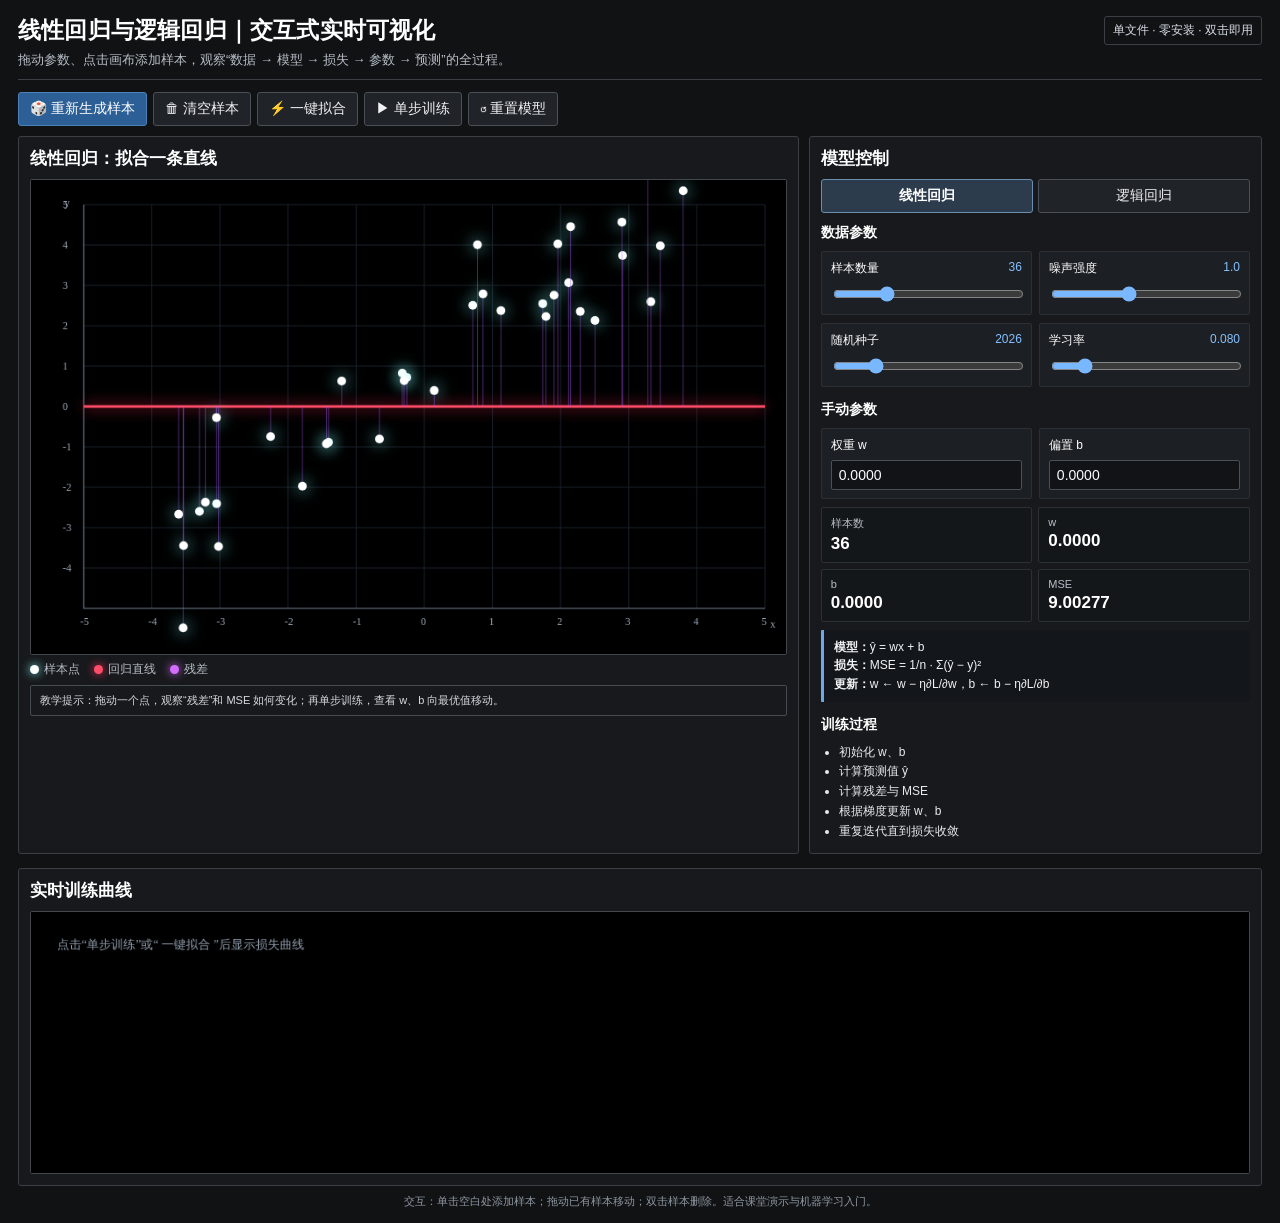
<file: downloads/线性回归与逻辑回归_交互式可视化.html>
<!DOCTYPE html>
<html lang="zh-CN">
<head>
<meta charset="UTF-8">
<meta name="viewport" content="width=device-width, initial-scale=1.0">
<title>线性回归与逻辑回归｜交互式实时可视化</title>

<style>
  :root{
    --bg:#101214;
    --panel:#17191c;
    --panel2:#1c1f23;
    --text:#f2f4f7;
    --muted:#b8bec7;
    --line:#3a3f46;
    --line2:#2b3036;
    --blue:#5aa7ff;
    --blue2:#86c1ff;
    --red:#ff6464;
    --green:#66e091;
    --purple:#c28cff;
    --cyan:#68d7ff;
  }
  *{box-sizing:border-box}
  html,body{min-height:100%}
  body{
    margin:0;
    background:var(--bg);
    font-family:"Microsoft YaHei","Segoe UI",Arial,sans-serif;
    color:var(--text);
    font-size:14px;
  }
  .app{
    max-width:1480px;
    margin:0 auto;
    padding:16px 18px 14px;
  }

  /* Header: plain and functional */
  .header{
    display:flex;
    gap:18px;
    justify-content:space-between;
    align-items:flex-start;
    margin-bottom:12px;
    padding-bottom:10px;
    border-bottom:1px solid var(--line);
  }
  .title h1{
    margin:0;
    font-size:23px;
    line-height:1.25;
    font-weight:600;
    letter-spacing:.2px;
    color:#fff;
  }
  .title p{
    margin:6px 0 0;
    color:var(--muted);
    font-size:13px;
  }
  .badge{
    padding:5px 8px;
    border:1px solid var(--line);
    border-radius:3px;
    background:transparent;
    color:#d9dee6;
    font-weight:400;
    font-size:12px;
    white-space:nowrap;
  }

  /* Toolbar: flatter, more like classic desktop software */
  .toolbar{
    display:flex;
    gap:6px;
    flex-wrap:wrap;
    margin-bottom:10px;
  }
  button,select,input[type=number]{font:inherit}
  button{
    border:1px solid #4a5058;
    background:#202328;
    color:#f0f2f5;
    padding:7px 11px;
    border-radius:3px;
    cursor:pointer;
    box-shadow:none;
  }
  button:hover{
    background:#292d33;
    border-color:#626a74;
  }
  button.primary{
    background:#2b5f96;
    border-color:#4d80b5;
    color:#fff;
  }
  button.primary:hover{background:#3470ae}
  button.success{
    background:#245d3b;
    border-color:#3b8b59;
    color:#fff;
  }

  .grid{
    display:grid;
    grid-template-columns:minmax(650px,1.55fr) minmax(330px,.9fr);
    gap:10px;
  }

  /* Panels: rectangular + thin outlines */
  .panel{
    background:var(--panel);
    border:1px solid var(--line);
    border-radius:3px;
    box-shadow:none;
    padding:11px;
  }
  .panel h2,.panel h3{
    margin:0 0 9px;
    color:#fff;
    font-weight:600;
  }
  .panel h2{
    font-size:17px;
    line-height:1.3;
  }
  .panel h3{
    font-size:14px;
    margin-top:11px;
  }

  .canvasWrap{
    position:relative;
    background:#050607;
    border-radius:2px;
    border:1px solid #42474e;
    overflow:hidden;
  }
  canvas{
    display:block;
    width:100%;
    height:auto;
    background:#050607;
    cursor:crosshair;
  }

  /* The old canvas hint is intentionally not shown. */
  .hint{display:none}

  .two{
    display:grid;
    grid-template-columns:1fr 1fr;
    gap:7px;
  }
  .control{
    padding:8px 9px;
    border:1px solid var(--line2);
    border-radius:2px;
    background:var(--panel2);
  }
  .control label{
    display:flex;
    justify-content:space-between;
    gap:10px;
    font-size:12px;
    font-weight:400;
    margin-bottom:6px;
    color:#fff;
  }
  .control .val{
    color:var(--blue2);
    font-variant-numeric:tabular-nums;
  }

  input[type=range]{
    width:100%;
    accent-color:#79b7ff;
    height:18px;
  }
  input[type=number]{
    width:100%;
    padding:6px 7px;
    border:1px solid #4a5058;
    border-radius:2px;
    background:#111317;
    color:#fff;
    outline:none;
  }
  input[type=number]:focus{
    border-color:#6d9fd0;
  }

  .mode{
    display:flex;
    gap:5px;
    margin-bottom:8px;
  }
  .mode button{
    flex:1;
    padding:7px 10px;
    background:#202328;
  }
  .mode button.active{
    background:#2c3c4d;
    border-color:#6d8eae;
    color:#fff;
    font-weight:600;
  }

  .metrics{
    display:grid;
    grid-template-columns:1fr 1fr;
    gap:6px;
    margin:8px 0;
  }
  .metric{
    padding:8px 9px;
    border-radius:2px;
    background:#14171a;
    border:1px solid var(--line2);
  }
  .metric small{
    display:block;
    color:#b7bdc6;
    font-size:11px;
  }
  .metric b{
    display:block;
    color:#fff;
    font-size:17px;
    margin-top:3px;
    font-weight:600;
  }

  .formula{
    padding:8px 10px;
    border-left:3px solid #6aa9e8;
    background:#13171b;
    border-radius:1px;
    color:#f1f3f5;
    line-height:1.55;
    font-size:12px;
    margin-top:8px;
  }
  .steps{
    margin:0;
    padding-left:18px;
    color:#e7eaf0;
    font-size:12px;
    line-height:1.65;
  }
  .legend{
    display:flex;
    gap:14px;
    flex-wrap:wrap;
    font-size:12px;
    color:#b7bdc6;
    margin-top:6px;
  }
  .dot{
    display:inline-block;
    width:9px;
    height:9px;
    border-radius:50%;
    margin-right:5px;
    vertical-align:middle;
  }
  .tip{
    padding:7px 9px;
    background:#17191c;
    border:1px solid #454b53;
    border-radius:2px;
    font-size:11px;
    color:#d5d9df;
    margin-top:7px;
  }
  .row{
    display:flex;
    gap:8px;
    align-items:center;
  }
  .row>*{flex:1}
  .footer{
    color:#8f97a2;
    font-size:11px;
    margin-top:8px;
    text-align:center;
  }

  @media(max-width:1050px){
    .grid{grid-template-columns:1fr}
    .canvasWrap canvas{width:100%}
  }
</style>

</head>
<body>
<div class="app">
  <div class="header">
    <div class="title">
      <h1>线性回归与逻辑回归｜交互式实时可视化</h1>
      <p>拖动参数、点击画布添加样本，观察“数据 → 模型 → 损失 → 参数 → 预测”的全过程。</p>
    </div>
    <div class="badge">单文件 · 零安装 · 双击即用</div>
  </div>

  <div class="toolbar">
    <button class="primary" id="genBtn">🎲 重新生成样本</button>
    <button id="clearBtn">🗑 清空样本</button>
    <button id="fitBtn">⚡ 一键拟合</button>
    <button id="stepBtn">▶ 单步训练</button>
    <button id="resetBtn">↺ 重置模型</button>
  </div>

  <div class="grid">
    <section class="panel">
      <h2 id="plotTitle">数据与模型</h2>
      <div class="canvasWrap">
        <canvas id="plot" width="860" height="540"></canvas>
              </div>
      <div class="legend" id="legend">
        <span><i class="dot" style="background:#2563eb"></i>样本</span>
        <span><i class="dot" style="background:#ef4444"></i>模型</span>
      </div>
      <div class="tip" id="plotTip">教学提示：先调“样本数量/噪声”，再单步训练，观察参数如何逐渐收敛。</div>
    </section>

    <aside class="panel">
      <h2>模型控制</h2>
      <div class="mode">
        <button id="linearBtn" class="active">线性回归</button>
        <button id="logisticBtn">逻辑回归</button>
      </div>

      <h3>数据参数</h3>
      <div class="two">
        <div class="control">
          <label>样本数量 <span class="val" id="nVal">36</span></label>
          <input id="nRange" type="range" min="6" max="120" value="36">
        </div>
        <div class="control">
          <label>噪声强度 <span class="val" id="noiseVal">1.0</span></label>
          <input id="noiseRange" type="range" min="0" max="2.5" step="0.1" value="1">
        </div>
      </div>

      <div class="two" style="margin-top:8px">
        <div class="control">
          <label>随机种子 <span class="val" id="seedVal">2026</span></label>
          <input id="seedRange" type="range" min="1" max="9999" value="2026">
        </div>
        <div class="control">
          <label>学习率 <span class="val" id="lrVal">0.08</span></label>
          <input id="lrRange" type="range" min="0.005" max="0.5" step="0.005" value="0.08">
        </div>
      </div>

      <h3 style="margin-top:14px">手动参数</h3>
      <div class="two">
        <div class="control"><label>权重 w</label><input id="wInput" type="number" step="0.01" value="0"></div>
        <div class="control"><label>偏置 b</label><input id="bInput" type="number" step="0.01" value="0"></div>
      </div>

      <div class="metrics" id="metrics"></div>

      <div class="formula" id="formula"></div>

      <h3 style="margin-top:14px">训练过程</h3>
      <ul class="steps" id="steps"></ul>
    </aside>
  </div>

  <div class="panel" style="margin-top:14px">
    <h2>实时训练曲线</h2>
    <div class="canvasWrap">
      <canvas id="lossCanvas" width="1400" height="300"></canvas>
    </div>
  </div>

  <div class="footer">交互：单击空白处添加样本；拖动已有样本移动；双击样本删除。适合课堂演示与机器学习入门。</div>
</div>

<script>
(() => {
  const plot = document.getElementById('plot');
  const ctx = plot.getContext('2d');
  const lossCanvas = document.getElementById('lossCanvas');
  const lctx = lossCanvas.getContext('2d');

  let mode = 'linear';
  let samples = [];
  let w = 0, b = 0;
  let history = [];
  let dragging = -1;
  let lastClick = 0;
  const W = plot.width, H = plot.height;
  const pad = {l:60,r:24,t:28,b:52};

  const $ = id => document.getElementById(id);
  const nRange=$('nRange'), noiseRange=$('noiseRange'), seedRange=$('seedRange'), lrRange=$('lrRange');

  function rng(seed){
    let x = seed >>> 0;
    return () => {
      x ^= x << 13; x ^= x >>> 17; x ^= x << 5;
      return ((x >>> 0) / 4294967296);
    }
  }
  function gauss(rand){
    let u=0,v=0; while(u===0)u=rand(); while(v===0)v=rand();
    return Math.sqrt(-2*Math.log(u))*Math.cos(2*Math.PI*v);
  }
  function sigmoid(z){ return 1/(1+Math.exp(-Math.max(-60,Math.min(60,z)))); }

  function generate(){
    const rand=rng(+seedRange.value);
    const n=+nRange.value, noise=+noiseRange.value;
    samples=[];
    if(mode==='linear'){
      for(let i=0;i<n;i++){
        const x=-4 + rand()*8;
        const y=1.05*x+0.65 + gauss(rand)*noise;
        samples.push({x,y});
      }
    }else{
      for(let i=0;i<n;i++){
        const x=-4 + rand()*8;
        const p=sigmoid(-0.95*x+0.25);
        const y=rand()<p?1:0;
        samples.push({x,y});
      }
    }
    resetModel();
  }

  function resetModel(){
    if(mode==='linear'){ w=0; b=0; } else { w=0; b=0; }
    history=[];
    syncInputs();
    draw();
  }
  function syncInputs(){
    $('wInput').value=w.toFixed(4);
    $('bInput').value=b.toFixed(4);
  }
  function updateLabels(){
    $('nVal').textContent=nRange.value;
    $('noiseVal').textContent=(+noiseRange.value).toFixed(1);
    $('seedVal').textContent=seedRange.value;
    $('lrVal').textContent=(+lrRange.value).toFixed(3);
    $('plotTitle').textContent=mode==='linear'?'线性回归：拟合一条直线':'逻辑回归：拟合概率与分类边界';
    $('linearBtn').classList.toggle('active',mode==='linear');
    $('logisticBtn').classList.toggle('active',mode==='logistic');
    $('legend').innerHTML = mode==='linear'
      ? '<span><i class="dot" style="background:#fff;box-shadow:0 0 10px #7ff6ff"></i>样本点</span><span><i class="dot" style="background:#ff4d67;box-shadow:0 0 10px #ff2f5b"></i>回归直线</span><span><i class="dot" style="background:#d56cff;box-shadow:0 0 10px #d56cff"></i>残差</span>'
      : '<span><i class="dot" style="background:#fff;box-shadow:0 0 10px #65dfff"></i>类别 0</span><span><i class="dot" style="background:#fff;box-shadow:0 0 10px #ff4d67"></i>类别 1</span><span><i class="dot" style="background:#4dff91;box-shadow:0 0 10px #22ff88"></i>sigmoid 概率曲线</span>';
    $('plotTip').textContent=mode==='linear'
      ? '教学提示：拖动一个点，观察“残差”和 MSE 如何变化；再单步训练，查看 w、b 向最优值移动。'
      : '教学提示：移动样本观察分类边界；再单步训练，查看交叉熵损失下降以及 sigmoid 输出概率变化。';
  }

  function xPix(x){ return pad.l + (x+5)/10*(W-pad.l-pad.r); }
  function yPix(y){ return H-pad.b - (y-(-5))/10*(H-pad.t-pad.b); }
  function xVal(px){ return (px-pad.l)/(W-pad.l-pad.r)*10 - 5; }
  function yVal(py){ return -5 + (H-pad.b-py)/(H-pad.t-pad.b)*10; }

  function drawAxes(){
    ctx.clearRect(0,0,W,H);
    ctx.fillStyle='#000'; ctx.fillRect(0,0,W,H);
    ctx.strokeStyle='#1b232d'; ctx.lineWidth=1;
    for(let v=-5;v<=5;v++){
      const xp=xPix(v), yp=yPix(v);
      ctx.beginPath();ctx.moveTo(xp,pad.t);ctx.lineTo(xp,H-pad.b);ctx.stroke();
      ctx.beginPath();ctx.moveTo(pad.l,yp);ctx.lineTo(W-pad.r,yp);ctx.stroke();
    }
    ctx.strokeStyle='#66717f';ctx.lineWidth=1.2;
    ctx.beginPath();ctx.moveTo(pad.l,pad.t);ctx.lineTo(pad.l,H-pad.b);ctx.lineTo(W-pad.r,H-pad.b);ctx.stroke();
    ctx.fillStyle='#9aa6b4';ctx.font='12px Segoe UI, Microsoft YaHei';
    for(let v=-5;v<=5;v++){
      ctx.fillText(v.toString(),xPix(v)-4,H-pad.b+19);
      if(v!==-5) ctx.fillText(v.toString(),pad.l-24,yPix(v)+4);
    }
    ctx.fillText('x',W-18,H-pad.b+22);
    ctx.fillText('y',pad.l-22,pad.t+2);
  }

  function drawLinear(){
    // line
    ctx.save();
    ctx.strokeStyle='#ff4d67';ctx.lineWidth=3;ctx.shadowColor='#ff2f5b';ctx.shadowBlur=16;
    ctx.beginPath();
    [-5,5].forEach((x,i)=>{const y=w*x+b; const px=xPix(x),py=yPix(y); i?ctx.lineTo(px,py):ctx.moveTo(px,py)});
    ctx.stroke();
    ctx.restore();
    samples.forEach(s=>{
      const px=xPix(s.x),py=yPix(s.y), yhat=w*s.x+b;
      ctx.strokeStyle='rgba(170,90,255,.45)';ctx.lineWidth=1;
      ctx.beginPath();ctx.moveTo(px,py);ctx.lineTo(px,yPix(yhat));ctx.stroke();
      ctx.fillStyle='#ffffff';ctx.shadowColor='#7ff6ff';ctx.shadowBlur=18;ctx.beginPath();ctx.arc(px,py,5,0,Math.PI*2);ctx.fill();ctx.shadowBlur=0;
    });
  }

  function drawLogistic(){
    ctx.save(); ctx.strokeStyle='#4dff91';ctx.lineWidth=3;ctx.shadowColor='#22ff88';ctx.shadowBlur=16;
    ctx.beginPath();
    for(let i=0;i<=220;i++){
      const x=-5+i/220*10, p=sigmoid(w*x+b);
      const px=xPix(x),py=yPix(-5+10*p);
      i?ctx.lineTo(px,py):ctx.moveTo(px,py);
    } ctx.stroke(); ctx.restore();

    if(Math.abs(w)>1e-7){
      const xb=-b/w;
      if(xb>=-5&&xb<=5){
        ctx.strokeStyle='#e38cff';ctx.shadowColor='#d56cff';ctx.shadowBlur=14;ctx.setLineDash([7,5]);ctx.lineWidth=2;
        ctx.beginPath();ctx.moveTo(xPix(xb),pad.t);ctx.lineTo(xPix(xb),H-pad.b);ctx.stroke();ctx.shadowBlur=0;ctx.setLineDash([]);
        ctx.fillStyle='#f0b3ff';ctx.font='12px Segoe UI, Microsoft YaHei';
        ctx.fillText('决策边界 x = '+xb.toFixed(2),xPix(xb)+7,pad.t+18);
      }
    }
    samples.forEach(s=>{
      const px=xPix(s.x),py=yPix(-5+10*s.y);
      ctx.fillStyle='#ffffff';ctx.shadowColor=s.y===1?'#ff4d67':'#65dfff';ctx.shadowBlur=18;
      ctx.beginPath();ctx.arc(px,py,6,0,Math.PI*2);ctx.fill();ctx.shadowBlur=0;
      ctx.strokeStyle='#d9f7ff';ctx.lineWidth=1.5;ctx.stroke();
    });
  }

  function calcLoss(){
    if(!samples.length) return 0;
    if(mode==='linear'){
      return samples.reduce((a,s)=>a+Math.pow(w*s.x+b-s.y,2),0)/samples.length;
    }else{
      let z=0;
      for(const s of samples){
        const p=Math.min(1-1e-12,Math.max(1e-12,sigmoid(w*s.x+b)));
        z += -s.y*Math.log(p) - (1-s.y)*Math.log(1-p);
      }
      return z/samples.length;
    }
  }

  function trainStep(){
    if(!samples.length) return;
    const lr=+lrRange.value;
    if(mode==='linear'){
      let dw=0,db=0;
      for(const s of samples){
        const e=(w*s.x+b)-s.y;
        dw+=e*s.x; db+=e;
      }
      dw*=2/samples.length; db*=2/samples.length;
      w-=lr*dw; b-=lr*db;
    }else{
      let dw=0,db=0;
      for(const s of samples){
        const p=sigmoid(w*s.x+b), e=p-s.y;
        dw+=e*s.x; db+=e;
      }
      dw/=samples.length; db/=samples.length;
      w-=lr*dw; b-=lr*db;
    }
    history.push(calcLoss());
    if(history.length>250) history.shift();
    syncInputs(); draw();
  }

  let timer=null;
  function fit(){
    if(timer) return;
    let count=0;
    timer=setInterval(()=>{
      trainStep(); count++;
      if(count>=180){ clearInterval(timer); timer=null; }
    },20);
  }

  function drawLoss(){
    const cw=lossCanvas.width,ch=lossCanvas.height;
    lctx.clearRect(0,0,cw,ch); lctx.fillStyle='#000';lctx.fillRect(0,0,cw,ch);
    if(history.length<2){
      lctx.fillStyle='#8f9bab';lctx.font='14px Segoe UI, Microsoft YaHei';
      lctx.fillText('点击“单步训练”或“ 一键拟合 ”后显示损失曲线',30,42); return;
    }
    const min=Math.min(...history), max=Math.max(...history), span=(max-min)||1;
    lctx.strokeStyle='#1b232d';lctx.lineWidth=1;
    for(let i=0;i<6;i++){
      const y=25+i*(ch-55)/5;lctx.beginPath();lctx.moveTo(55,y);lctx.lineTo(cw-18,y);lctx.stroke();
    }
    lctx.save(); lctx.strokeStyle='#63e6ff';lctx.lineWidth=2.5;lctx.shadowColor='#39d8ff';lctx.shadowBlur=14;lctx.beginPath();
    history.forEach((v,i)=>{
      const x=55+i/(history.length-1)*(cw-75), y=25+(max-v)/span*(ch-55);
      i?lctx.lineTo(x,y):lctx.moveTo(x,y);
    });lctx.stroke(); lctx.restore();
    lctx.fillStyle='#9aa6b4';lctx.font='12px Segoe UI, Microsoft YaHei';
    lctx.fillText('Loss',10,32);
    lctx.fillText('step',cw-42,ch-9);
    lctx.fillText(max.toFixed(3),8,30);
    lctx.fillText(min.toFixed(3),8,ch-25);
  }

  function draw(){
    updateLabels(); drawAxes();
    if(mode==='linear') drawLinear(); else drawLogistic();
    const loss=calcLoss();
    const metrics = mode==='linear'
      ? [
        ['样本数',samples.length],
        ['w',w.toFixed(4)],
        ['b',b.toFixed(4)],
        ['MSE',loss.toFixed(5)]
      ]
      : [
        ['样本数',samples.length],
        ['w',w.toFixed(4)],
        ['b',b.toFixed(4)],
        ['交叉熵',loss.toFixed(5)]
      ];
    $('metrics').innerHTML=metrics.map(m=>`<div class="metric"><small>${m[0]}</small><b>${m[1]}</b></div>`).join('');
    $('formula').innerHTML = mode==='linear'
      ? `<b>模型：</b>ŷ = wx + b<br><b>损失：</b>MSE = 1/n · Σ(ŷ − y)²<br><b>更新：</b>w ← w − η∂L/∂w，b ← b − η∂L/∂b`
      : `<b>模型：</b>p(y=1|x)=σ(wx+b)，σ(z)=1/(1+e<sup>−z</sup>)<br><b>损失：</b>Cross-Entropy = −1/n · Σ[ylog p+(1−y)log(1−p)]<br><b>分类：</b>p≥0.5 视为 1，否则为 0`;
    $('steps').innerHTML = mode==='linear'
      ? `<li>初始化 w、b</li><li>计算预测值 ŷ</li><li>计算残差与 MSE</li><li>根据梯度更新 w、b</li><li>重复迭代直到损失收敛</li>`
      : `<li>初始化 w、b</li><li>计算 z=wx+b 与 sigmoid 概率</li><li>计算交叉熵损失</li><li>根据梯度更新 w、b</li><li>0.5 作为常用分类阈值</li>`;
    drawLoss();
  }

  // controls
  $('linearBtn').onclick=()=>{mode='linear';generate();};
  $('logisticBtn').onclick=()=>{mode='logistic';generate();};
  $('genBtn').onclick=generate;
  $('clearBtn').onclick=()=>{samples=[];history=[];draw();};
  $('fitBtn').onclick=fit;
  $('stepBtn').onclick=trainStep;
  $('resetBtn').onclick=resetModel;
  [nRange,noiseRange,seedRange].forEach(el=>el.addEventListener('input',()=>{updateLabels();generate();}));
  lrRange.addEventListener('input',draw);
  $('wInput').addEventListener('change',e=>{w=+e.target.value||0;history=[];draw();});
  $('bInput').addEventListener('change',e=>{b=+e.target.value||0;history=[];draw();});

  plot.addEventListener('mousedown',e=>{
    const r=plot.getBoundingClientRect(), px=(e.clientX-r.left)*plot.width/r.width, py=(e.clientY-r.top)*plot.height/r.height;
    let best=-1,bd=16;
    samples.forEach((s,i)=>{
      const sx=xPix(s.x), sy=mode==='linear'?yPix(s.y):yPix(-5+10*s.y);
      const d=Math.hypot(px-sx,py-sy);
      if(d<bd){bd=d;best=i;}
    });
    if(best>=0){dragging=best;}
    else{
      const now=Date.now();
      if(now-lastClick<280){lastClick=0;return;}
      lastClick=now;
      const x=xVal(px);
      if(mode==='linear'){
        const y=yVal(py);
        samples.push({x,y});
      }else{
        const y=py<(pad.t+H-pad.b)/2?1:0;
        samples.push({x,y});
      }
      history=[];draw();
    }
  });
  plot.addEventListener('mousemove',e=>{
    if(dragging<0)return;
    const r=plot.getBoundingClientRect(), px=(e.clientX-r.left)*plot.width/r.width, py=(e.clientY-r.top)*plot.height/r.height;
    const s=samples[dragging]; s.x=Math.max(-5,Math.min(5,xVal(px)));
    if(mode==='linear') s.y=Math.max(-5,Math.min(5,yVal(py)));
    else s.y=py<(pad.t+H-pad.b)/2?1:0;
    history=[];draw();
  });
  window.addEventListener('mouseup',()=>dragging=-1);
  plot.addEventListener('dblclick',e=>{
    const r=plot.getBoundingClientRect(), px=(e.clientX-r.left)*plot.width/r.width, py=(e.clientY-r.top)*plot.height/r.height;
    let best=-1,bd=18;
    samples.forEach((s,i)=>{
      const sx=xPix(s.x), sy=mode==='linear'?yPix(s.y):yPix(-5+10*s.y);
      const d=Math.hypot(px-sx,py-sy); if(d<bd){bd=d;best=i;}
    });
    if(best>=0){samples.splice(best,1);history=[];draw();}
  });

  generate();
})();
</script>
</body>
</html>
</file>
<file: style.css>
@charset "UTF-8";

:root {
  --ink: #1b2433;
  --muted: #5c6576;
  --paper: #efebe1;
  --surface: #fffcf6;
  --blue: #1d4ed8;
  --mint: #0f766e;
  --border: #c9c2b3;
  --red: #b4233a;
  --navy: #162033;
  --lightblue: #e7edf8;
  --lightmint: #e3f1ed;
  --hard: 3px 3px 0 var(--navy);
  --hard-sm: 2px 2px 0 var(--navy);
}

* { box-sizing: border-box; }

html {
  scroll-behavior: smooth;
  scroll-padding-top: 88px;
}

body {
  margin: 0;
  background:
    radial-gradient(circle at 1px 1px, #d9d3c6 0.6px, transparent 0.8px) 0 0 / 18px 18px,
    var(--paper);
  color: var(--ink);
  font: 16px/1.75 "Microsoft YaHei", "PingFang SC", system-ui, sans-serif;
}

a {
  color: var(--blue);
  text-underline-offset: 3px;
}

button, input, select { font: inherit; }
button, a, input, summary, select { -webkit-tap-highlight-color: transparent; }

/* Pressable buttons — uiverse-style offset shadow */
button {
  cursor: pointer;
  border: 1.5px solid var(--navy);
  border-radius: 3px;
  background: var(--surface);
  padding: 7px 13px;
  color: var(--ink);
  font-size: 14px;
  font-weight: 650;
  box-shadow: var(--hard-sm);
  transform: translate(0, 0);
  transition: transform .08s ease, box-shadow .08s ease, background .12s ease;
}
button:hover {
  transform: translate(-1px, -1px);
  box-shadow: 3px 3px 0 var(--navy);
}
button:active {
  transform: translate(2px, 2px);
  box-shadow: 0 0 0 var(--navy);
}
button:disabled {
  opacity: .5;
  cursor: default;
  transform: none;
  box-shadow: var(--hard-sm);
}
.primary {
  background: var(--blue);
  color: #fff;
  border-color: #12338f;
  box-shadow: 2px 2px 0 #12338f;
}
.primary:hover {
  background: #163db8;
  color: #fff;
  box-shadow: 3px 3px 0 #12338f;
}
.primary:active {
  box-shadow: 0 0 0 #12338f;
}

:focus-visible {
  outline: 2px solid #c47a12;
  outline-offset: 3px;
}

.skip {
  position: fixed;
  top: -80px;
  left: 10px;
  background: var(--surface);
  padding: 12px;
  z-index: 99;
}
.skip:focus { top: 10px; }

.topbar {
  height: 68px;
  position: sticky;
  top: 0;
  z-index: 20;
  background: var(--surface);
  border-bottom: 2px solid var(--navy);
  display: flex;
  align-items: center;
  justify-content: space-between;
  padding: 0 28px;
}

.brand {
  color: var(--ink);
  text-decoration: none;
  display: flex;
  gap: 10px;
  align-items: center;
  font-size: 18px;
  font-weight: 750;
  white-space: nowrap;
  font-family: Cambria, "Songti SC", "Noto Serif SC", serif;
}
.brand .brand-mark { line-height: 1; font-family: Cambria, serif; font-size: 22px; }
.brand-mark {
  display: grid;
  place-items: center;
  width: 30px;
  height: 30px;
  background: var(--navy);
  color: #7fd9c7;
  border-radius: 2px;
  font-size: 26px;
  box-shadow: 2px 2px 0 #7fd9c7;
}
.brand-en {
  font-size: 11px;
  letter-spacing: .08em;
  margin-left: 8px;
  color: var(--muted);
  font-family: Consolas, "Courier New", monospace;
  font-weight: 500;
}

.top-actions { display: flex; gap: 8px; align-items: center; }
#timerBtn {
  font-variant-numeric: tabular-nums;
  background: var(--navy);
  color: #fff;
  min-width: 99px;
  border-color: var(--navy);
  box-shadow: 2px 2px 0 #7fd9c7;
}
#timerBtn:hover { color: #fff; background: #0e1726; }
#modeBtn[aria-pressed="true"] {
  background: var(--navy);
  color: #fff;
  border-color: var(--navy);
}
.icon-btn { padding: 7px 10px; }

.shell {
  max-width: 1540px;
  margin: auto;
  display: grid;
  grid-template-columns: 236px minmax(0, 1fr);
}

.sidebar {
  position: sticky;
  top: 68px;
  height: calc(100vh - 68px);
  padding: 28px 18px 20px 24px;
  overflow-y: auto;
  border-right: 1px solid var(--border);
  background: transparent;
}

.eyebrow {
  font-size: 11px;
  letter-spacing: .12em;
  font-weight: 700;
  color: var(--muted);
  margin: 0 0 10px;
  text-transform: none;
  font-family: Consolas, "Courier New", monospace;
}

.sidebar nav { display: flex; flex-direction: column; gap: 2px; }
.sidebar nav a {
  font-size: 14px;
  text-decoration: none;
  color: var(--muted);
  padding: 7px 8px;
  border-radius: 0;
  white-space: nowrap;
  border-left: 2px solid transparent;
}
.sidebar nav a span {
  font-size: 12px;
  font-family: Consolas, monospace;
  display: inline-block;
  width: 28px;
  color: #8793a9;
}
.sidebar nav a:hover,
.sidebar nav a.active {
  background: transparent;
  color: var(--ink);
  border-left-color: var(--blue);
}
.sidebar nav a.active { font-weight: 700; color: var(--blue); }

.side-note {
  margin-top: 24px;
  padding: 16px 4px 0;
  border-top: 1px dashed var(--border);
  font-size: 13px;
}
.side-note b { font-size: 14px; }
.side-note p { color: var(--muted); }

.badge {
  font-size: 11px;
  padding: 2px 6px;
  background: var(--surface);
  border: 1px solid var(--navy);
  border-radius: 0;
  margin-right: 4px;
  font-family: Consolas, monospace;
}

main {
  padding: 36px 44px 70px;
  max-width: 1250px;
  min-width: 0;
}

section {
  padding-top: 52px;
  margin-top: 22px;
  border-top: 1px solid var(--border);
}
section.intro { border: 0; padding: 0; margin: 0; }

h1, h2, h3, p { overflow-wrap: break-word; }
h1, h2, h3 {
  font-family: Cambria, "Songti SC", "Noto Serif SC", "Source Han Serif SC", serif;
  letter-spacing: 0;
  font-weight: 650;
}
h1 {
  font-size: clamp(30px, 3vw, 42px);
  line-height: 1.32;
  margin: 12px 0 16px;
  color: var(--ink);
}
h2 { font-size: 24px; line-height: 1.45; margin: 0 0 12px; }
h3 { font-size: 17px; line-height: 1.5; margin: 0 0 8px; }
p { margin: 12px 0; }

.lead {
  font-size: 17px;
  color: var(--muted);
  line-height: 1.8;
  margin-bottom: 22px;
  max-width: 42em;
  border-left: 2px solid var(--navy);
  padding: 2px 0 2px 16px;
}

.question-pair {
  display: grid;
  grid-template-columns: 1fr 1fr;
  gap: 16px;
}
.question {
  padding: 22px 22px 18px;
  border: 1.5px solid var(--navy);
  border-radius: 0;
  text-decoration: none;
  position: relative;
  overflow: hidden;
  background: var(--surface);
  color: var(--blue);
  box-shadow: var(--hard);
}
.question::before {
  content: "";
  position: absolute;
  left: 0;
  top: 0;
  bottom: 0;
  width: 6px;
  background: var(--blue);
}
.question.logistic-color { color: var(--mint); }
.question.logistic-color::before { background: var(--mint); }
.question:hover { box-shadow: 5px 5px 0 var(--navy); }
.mini-label {
  font-size: 11px;
  font-weight: 700;
  letter-spacing: .08em;
  font-family: Consolas, monospace;
}
.question h2 { font-size: 20px; margin: 8px 0; color: var(--ink); }
.big-answer {
  font-size: 52px;
  font-weight: 700;
  line-height: 1.2;
  font-variant-numeric: tabular-nums;
  font-family: Cambria, serif;
}
.big-answer span {
  font-size: 20px;
  margin-left: 6px;
  font-family: "Microsoft YaHei", sans-serif;
}
.question p { font-size: 14px; margin-bottom: 8px; color: var(--muted); }
.question-link { font-size: 13px; font-weight: 650; }

.caption { font-size: 12px; color: var(--muted); line-height: 1.85; }

.learning-goals {
  display: flex;
  flex-wrap: wrap;
  gap: 6px 18px;
  font-size: 14px;
  padding: 16px 0 0;
  border-top: 1px dashed var(--border);
  margin-top: 16px;
}
.learning-goals b { color: var(--ink); }
.learning-goals span { color: var(--muted); }
.learning-goals span::before { content: "· "; color: var(--blue); }

.section-heading {
  display: flex;
  align-items: center;
  gap: 16px;
  margin-bottom: 18px;
}
.section-heading h2 { margin: 0; }
.section-heading .eyebrow { margin: 0 0 3px; }
.section-number {
  font: 36px/1 Consolas, monospace;
  color: #8b97ad;
}

section > p { color: #3f4a5c; }

.lab {
  margin: 24px 0;
  background: var(--surface);
  border: 1.5px solid var(--navy);
  border-radius: 0;
  box-shadow: var(--hard);
  display: grid;
  grid-template-columns: minmax(0, 1fr) 268px;
  overflow: hidden;
}
.lab-main { padding: 20px 22px 14px; min-width: 0; }
.lab-title {
  display: flex;
  align-items: center;
  justify-content: space-between;
  gap: 10px;
  flex-wrap: wrap;
  border-bottom: 1px dashed var(--border);
  padding-bottom: 8px;
  margin-bottom: 4px;
}
.lab-title h3 { font-size: 16px; margin: 0; }

.tag {
  font-size: 11px;
  background: transparent;
  padding: 2px 7px;
  color: var(--muted);
  border: 1px solid var(--border);
  border-radius: 0;
  font-family: Consolas, monospace;
}

.plot {
  width: 100%;
  height: auto;
  display: block;
  overflow: visible;
  margin: 14px 0 4px;
  background: var(--surface);
}
.plot text { font-family: "Microsoft YaHei", sans-serif; }

.legend {
  display: flex;
  flex-wrap: wrap;
  justify-content: center;
  gap: 8px 20px;
  font-size: 12px;
  color: var(--muted);
  margin-bottom: 4px;
}
.legend span { display: flex; align-items: center; gap: 6px; }
.dot {
  width: 8px;
  height: 8px;
  border-radius: 50%;
  display: inline-block;
}
.dot.blue { background: var(--blue); }
.dot.mint { background: var(--mint); }
.line-key {
  width: 18px;
  height: 2px;
  background: var(--blue);
  display: inline-block;
}
.line-key.red { background: var(--red); }

.controls {
  background: #f4efe4;
  border-left: 1.5px solid var(--navy);
  padding: 20px 18px;
  display: flex;
  flex-direction: column;
  gap: 6px;
}
.controls label:not(.check) {
  font-size: 13px;
  font-weight: 650;
  display: flex;
  justify-content: space-between;
}
.controls output {
  color: var(--blue);
  font: 650 14px/1.7 Consolas, monospace;
}
.controls .mini-label { margin: 0 0 8px; color: var(--muted); }

/* Custom range — circular thumb, ink track */
.controls input[type="range"] {
  -webkit-appearance: none;
  appearance: none;
  width: 100%;
  height: 22px;
  background: transparent;
  cursor: pointer;
  margin: 2px 0 10px;
}
.controls input[type="range"]::-webkit-slider-runnable-track {
  height: 6px;
  background: #ddd6c8;
  border: 1px solid var(--navy);
  border-radius: 99px;
}
.controls input[type="range"]::-webkit-slider-thumb {
  -webkit-appearance: none;
  width: 18px;
  height: 18px;
  margin-top: -7px;
  background: var(--surface);
  border: 2px solid var(--blue);
  border-radius: 50%;
  box-shadow: 2px 2px 0 var(--navy);
}
.controls input[type="range"]:active::-webkit-slider-thumb {
  background: var(--blue);
}
.controls input[type="range"]::-moz-range-track {
  height: 6px;
  background: #ddd6c8;
  border: 1px solid var(--navy);
  border-radius: 99px;
}
.controls input[type="range"]::-moz-range-thumb {
  width: 18px;
  height: 18px;
  background: var(--surface);
  border: 2px solid var(--blue);
  border-radius: 50%;
  box-shadow: 2px 2px 0 var(--navy);
}

.controls select {
  font-size: 14px;
  width: 100%;
  border: 1.5px solid var(--navy);
  padding: 7px 28px 7px 8px;
  border-radius: 0;
  background: var(--surface) url("data:image/svg+xml;utf8,<svg xmlns='http://www.w3.org/2000/svg' width='12' height='8'><path d='M1 1l5 5 5-5' fill='none' stroke='%23162033' stroke-width='1.6'/></svg>") no-repeat right 10px center;
  box-shadow: var(--hard-sm);
  appearance: none;
  -webkit-appearance: none;
}

.metric {
  border-top: 1px dashed var(--border);
  padding: 10px 0;
  margin: 4px 0;
}
.metric span { font-size: 12px; display: block; color: var(--muted); }
.metric strong {
  font-size: 30px;
  line-height: 1.35;
  color: var(--blue);
  font-variant-numeric: tabular-nums;
  font-family: Cambria, serif;
}
.metric small { display: block; color: var(--muted); font-size: 12px; }

.btn-row { display: flex; gap: 8px; flex-wrap: wrap; }
.btn-row button { font-size: 13px; flex: 1; white-space: nowrap; }

/* Toggle switch for checkboxes */
.check {
  font-size: 13px;
  display: flex;
  gap: 10px;
  align-items: center;
  margin-top: 8px;
  cursor: pointer;
  font-weight: 600;
}
.check input {
  appearance: none;
  -webkit-appearance: none;
  width: 40px;
  height: 22px;
  flex: 0 0 40px;
  margin: 0;
  background: #d8d2c6;
  border: 1.5px solid var(--navy);
  border-radius: 99px;
  position: relative;
  cursor: pointer;
  box-shadow: inset 1px 1px 0 #0001;
  transition: background .15s ease;
}
.check input::after {
  content: "";
  position: absolute;
  top: 2px;
  left: 2px;
  width: 14px;
  height: 14px;
  background: var(--surface);
  border: 1.5px solid var(--navy);
  border-radius: 50%;
  transition: transform .15s ease;
}
.check input:checked { background: var(--blue); }
.check input:checked::after { transform: translateX(18px); }

.live-note {
  font-size: 13px;
  margin: 6px 0;
  color: var(--muted);
  line-height: 1.7;
  min-height: 35px;
}

.explain-grid {
  display: grid;
  grid-template-columns: 1fr 1fr;
  gap: 28px;
  margin: 24px 0;
}
.explain-grid p { font-size: 15px; color: var(--muted); }
.step-label {
  color: var(--blue);
  font-size: 11px;
  font-weight: 700;
  font-family: Consolas, monospace;
  letter-spacing: .06em;
}

.formula {
  padding: 16px 20px;
  border: 1.5px solid var(--navy);
  border-left: 6px solid var(--blue);
  background: var(--surface);
  margin: 18px 0;
  border-radius: 0;
  box-shadow: var(--hard-sm);
}
.formula > span { font-size: 12px; color: var(--muted); display: block; }
.formula b {
  font: 600 21px/1.7 Cambria, "Microsoft YaHei", serif;
  display: block;
  overflow-wrap: anywhere;
}
.formula p { font-size: 14px; color: var(--muted); margin: 5px 0 0; }

details {
  border: 1.5px solid var(--navy);
  border-radius: 0;
  padding: 12px 16px;
  margin: 16px 0;
  background: var(--surface);
}
summary {
  cursor: pointer;
  font-weight: 650;
  font-size: 14px;
  list-style: none;
  display: flex;
  align-items: center;
  justify-content: space-between;
  gap: 12px;
}
summary::-webkit-details-marker { display: none; }
summary::after {
  content: "+";
  font: 16px/1 Consolas, monospace;
  width: 22px;
  height: 22px;
  flex: 0 0 22px;
  border: 1.5px solid var(--navy);
  display: grid;
  place-items: center;
  background: var(--surface);
  box-shadow: 2px 2px 0 var(--navy);
}
details[open] summary::after { content: "−"; }
details p { font-size: 15px; color: var(--muted); }

.source-line {
  font-size: 12px;
  margin-top: 22px;
  padding-top: 10px;
  border-top: 1px dashed var(--border);
  font-family: Cambria, "Songti SC", serif;
}
.source-line a { color: var(--muted); }

footer {
  text-align: center;
  font-size: 12px;
  color: var(--muted);
  padding: 22px;
  border-top: 2px solid var(--navy);
  background: var(--surface);
}

.talk-mode .deep,
.talk-mode #quiz,
.talk-mode .study-only,
.talk-mode .references,
.talk-mode .talk-mode-hide { display: none; }
.talk-mode .sidebar .side-note:after {
  content: "汇报模式：已收起深入阅读与自测";
  display: block;
  color: var(--blue);
  margin-top: 14px;
  font-family: Consolas, monospace;
  font-size: 12px;
}
.talk-only, .demo-links { display: none; }
.talk-mode .talk-only, .talk-mode .demo-links { display: flex; }
.demo-jump { display: none; }
.talk-mode .demo-jump {
  display: flex;
  position: sticky;
  top: 68px;
  z-index: 19;
  gap: 8px;
  flex-wrap: wrap;
  padding: 8px 28px;
  background: var(--navy);
  border-bottom: 2px solid #7fd9c7;
}
.talk-mode .demo-jump a {
  color: #d7fff6;
  text-decoration: none;
  font-size: 13px;
  font-weight: 700;
  padding: 5px 11px;
  border: 1px solid #3a556e;
  border-radius: 0;
  background: #182844;
  box-shadow: 2px 2px 0 #7fd9c7;
}
.talk-mode .demo-jump a:hover { border-color: #7fd9c7; color: #7fd9c7; }
.talk-mode .sidebar { top: 114px; height: calc(100vh - 114px); }
.talk-mode .lab:has(.demo-tag) { box-shadow: 5px 5px 0 var(--blue); }
.demo-tag {
  background: var(--blue);
  color: #fff;
  border-color: var(--blue);
}

.algo-strip {
  display: flex;
  flex-wrap: wrap;
  gap: 0;
  margin: 4px 0 8px;
  font-family: Consolas, monospace;
  font-size: 12px;
  color: var(--muted);
}
.algo-strip span {
  font-weight: 700;
  padding: 0;
  border: 0;
  background: transparent;
  border-radius: 0;
  color: var(--muted);
}
.algo-strip span + span::before {
  content: " / ";
  color: var(--border);
}

.demo-links { margin-top: 14px; flex-direction: column; gap: 4px; }
.demo-links a {
  font-size: 13px;
  text-decoration: none;
  color: var(--blue);
  padding: 4px 0;
}

.demo-cards {
  display: grid;
  grid-template-columns: repeat(4, 1fr);
  gap: 12px;
  margin: 22px 0;
}
.demo-card {
  background: var(--surface);
  border: 1.5px solid var(--navy);
  border-radius: 0;
  padding: 14px 14px 12px;
  text-decoration: none;
  color: var(--ink);
  box-shadow: var(--hard-sm);
}
.demo-card span {
  display: block;
  font-size: 11px;
  font-weight: 700;
  color: var(--blue);
  margin-bottom: 6px;
  font-family: Consolas, monospace;
}
.demo-card b { display: block; font-size: 16px; margin-bottom: 6px; }
.demo-card p { margin: 0; font-size: 13px; color: var(--muted); line-height: 1.65; }
.demo-card:hover { box-shadow: 4px 4px 0 var(--navy); }

.insight-pair {
  display: grid;
  grid-template-columns: 1fr 1fr;
  gap: 14px;
  margin: 8px 0 26px;
}
.insight {
  text-decoration: none;
  border: 1.5px solid var(--navy);
  border-radius: 0;
  padding: 16px 18px 14px;
  display: block;
  background: var(--surface);
  box-shadow: var(--hard-sm);
}
.insight h3 { font-size: 17px; margin: 6px 0 8px; color: var(--ink); }
.insight p { margin: 0; font-size: 14px; line-height: 1.65; color: var(--muted); }
.insight.linear-color { border-left: 6px solid var(--blue); color: var(--blue); }
.insight.logistic-color { border-left: 6px solid var(--mint); color: var(--mint); }
.insight:hover { box-shadow: 4px 4px 0 var(--navy); }

.cite:hover { color: var(--blue); }
.paper-meta { font-size: 12px; color: var(--muted); line-height: 1.7; margin: 8px 0 0; }

.timeline {
  display: grid;
  grid-template-columns: repeat(4, 1fr);
  gap: 0;
  list-style: none;
  padding: 16px 0 4px;
  margin: 0;
  border-top: 1px dashed var(--border);
}
.timeline li {
  background: transparent;
  border: 0;
  border-left: 2px solid var(--navy);
  border-radius: 0;
  padding: 4px 14px 8px;
  font-size: 13px;
  color: var(--muted);
  line-height: 1.55;
}
.timeline b { display: block; color: var(--ink); font-size: 15px; margin-bottom: 2px; font-family: Cambria, serif; }

.stat-pills {
  display: flex;
  flex-wrap: wrap;
  gap: 8px;
  margin: 10px 0 14px;
  font-size: 13px;
}
.stat-pills span {
  background: var(--surface);
  padding: 4px 8px;
  border: 1px solid var(--navy);
  border-radius: 0;
  color: var(--ink);
  font-family: Consolas, monospace;
  font-size: 12px;
}

.lab.wide { grid-template-columns: 1fr; }
.quartet { display: grid; grid-template-columns: 1fr 1fr; gap: 10px; }
.quartet-item {
  margin: 0;
  padding: 8px 8px 2px;
  border: 1.5px solid var(--navy);
  border-radius: 0;
  background: var(--surface);
  text-align: left;
  font-weight: 400;
  color: var(--ink);
  box-shadow: none;
  display: block;
  width: 100%;
}
.quartet-item:hover,
.quartet-item:active {
  transform: none;
  box-shadow: var(--hard-sm);
}
.quartet-item h3 { font-size: 13px; margin: 2px 8px 0; }
.quartet-item.active { box-shadow: var(--hard-sm); border-color: var(--blue); }
.quartet-item .plot { margin: 4px 0; }

.talk-mode { scroll-padding-top: 0; }
html:has(body.talk-mode) { scroll-padding-top: 140px; }

.callout {
  padding: 14px 18px;
  border: 1.5px solid var(--navy);
  border-left: 6px solid var(--mint);
  background: var(--surface);
  border-radius: 0;
  font-size: 15px;
}
.callout.warn { border-left-color: #c47a12; }

.table-wrap {
  overflow: auto;
  margin: 20px 0;
  background: var(--surface);
  border: 1.5px solid var(--navy);
  border-radius: 0;
  box-shadow: var(--hard-sm);
}
table { width: 100%; border-collapse: collapse; font-size: 14px; text-align: left; }
td, th { padding: 11px 14px; border-bottom: 1px solid var(--border); vertical-align: top; }
th { background: #efe8d8; font-weight: 650; }
tr:last-child td { border: 0; }

.matrix { display: grid; grid-template-columns: 1fr 1fr; gap: 8px; margin: 10px 0; }
.matrix div {
  background: var(--surface);
  border: 1.5px solid var(--navy);
  border-radius: 0;
  padding: 10px;
  text-align: center;
}
.matrix b { font-size: 24px; display: block; font-family: Cambria, serif; }
.matrix span { font-size: 12px; }
.matrix .correct { background: #e7f1ec; }
.matrix .wrong { background: #f8ecec; }
.matrix-label { font-size: 12px; color: var(--muted); margin: 0; }

.stat-row { display: grid; grid-template-columns: repeat(3, 1fr); gap: 8px; margin: 12px 0; }
.stat {
  background: var(--surface);
  padding: 10px;
  border: 1.5px solid var(--navy);
  border-radius: 0;
  text-align: center;
}
.stat b { font-size: 22px; display: block; font-family: Cambria, serif; }
.stat span { font-size: 12px; color: var(--muted); }

.process {
  counter-reset: flow;
  display: grid;
  grid-template-columns: repeat(4, 1fr);
  gap: 10px;
  margin: 22px 0;
}
.process article {
  background: var(--surface);
  border: 1.5px solid var(--navy);
  border-radius: 0;
  padding: 16px 14px;
  box-shadow: var(--hard-sm);
}
.process article:before {
  counter-increment: flow;
  content: "0" counter(flow);
  font: 22px Consolas, monospace;
  color: var(--blue);
}
.process h3 { margin: 8px 0; font-size: 16px; }
.process p { font-size: 14px; color: var(--muted); }

pre {
  background: var(--navy);
  color: #d9e6fc;
  padding: 18px;
  border-radius: 0;
  overflow: auto;
  font: 13px/1.8 Consolas, monospace;
  box-shadow: var(--hard);
}

.quiz-card {
  padding: 18px 20px;
  border: 1.5px solid var(--navy);
  border-radius: 0;
  background: var(--surface);
  margin: 14px 0;
  box-shadow: var(--hard-sm);
}
.quiz-options { display: flex; gap: 8px; flex-wrap: wrap; }
.quiz-options button {
  font-weight: 400;
  text-align: left;
  flex: 1 1 160px;
}
.quiz-options .chosen {
  background: var(--lightblue);
  border-color: var(--blue);
}
.feedback { font-size: 14px; margin: 12px 0 0; color: var(--muted); }

.download-grid {
  display: grid;
  grid-template-columns: repeat(2, 1fr);
  gap: 10px;
  margin: 20px 0;
}
.download-grid a {
  background: var(--surface);
  padding: 14px 16px;
  border: 1.5px solid var(--navy);
  border-radius: 0;
  text-decoration: none;
  font-size: 15px;
  box-shadow: var(--hard-sm);
  color: var(--ink);
  position: relative;
}
.download-grid a::after {
  content: "↓";
  float: right;
  font-family: Consolas, monospace;
  color: var(--muted);
}
.download-grid a:hover { box-shadow: 4px 4px 0 var(--navy); }
.download-grid a small {
  display: block;
  font-size: 12px;
  color: var(--muted);
  margin-top: 2px;
}

.references { font-size: 14px; padding-left: 22px; }
.references li { padding: 5px 0; }

.time-blocks { display: flex; gap: 0; margin: 20px 0; border: 1.5px solid var(--navy); }
.time-blocks div {
  background: var(--navy);
  color: #fff;
  padding: 12px 8px;
  font-size: 13px;
  flex: var(--size);
  text-align: center;
  border-right: 1px solid #2c3c58;
}
.time-blocks div:last-child { border-right: 0; }
.time-blocks div:nth-child(2) { background: #243552; }
.time-blocks div:nth-child(3) { background: var(--mint); }
.time-blocks div:nth-child(4) { background: #36566e; }
.time-blocks b { display: block; font-family: Consolas, monospace; }

.subtle { color: var(--muted); font-size: 14px; }

@media (min-width: 1600px) {
  main { padding-left: 58px; padding-right: 58px; }
}

@media (max-width: 1150px) {
  .shell { grid-template-columns: 200px minmax(0, 1fr); }
  main { padding: 28px 22px; }
  .sidebar { padding: 22px 10px; }
  .lab { grid-template-columns: minmax(0, 1fr) 220px; }
  .controls { padding: 18px 14px; }
  .lab-main { padding: 16px 12px; }
  .brand-en { display: none; }
  .process { grid-template-columns: 1fr 1fr; }
  .demo-cards { grid-template-columns: 1fr 1fr; }
  .timeline { grid-template-columns: 1fr 1fr; }
  .talk-mode .demo-jump { padding: 8px 22px; }
}

@media (max-width: 900px) {
  .talk-mode .demo-jump { top: 68px; padding: 8px 16px; }
  .talk-mode .sidebar { top: auto; height: auto; }
  .demo-cards { grid-template-columns: 1fr 1fr; }
  .shell { display: block; }
  .sidebar {
    position: sticky;
    top: 68px;
    z-index: 10;
    height: auto;
    padding: 8px 12px;
    background: var(--paper);
    border-bottom: 1px solid var(--border);
    border-right: 0;
    overflow: auto;
  }
  .sidebar > .eyebrow, .side-note { display: none; }
  .sidebar nav { flex-direction: row; width: max-content; }
  .sidebar nav a { padding: 4px 9px; font-size: 13px; border-left: 0; border-bottom: 2px solid transparent; }
  .sidebar nav a.active, .sidebar nav a:hover { border-left: 0; border-bottom-color: var(--blue); }
  .sidebar nav a span { width: 22px; }
  .topbar { padding: 0 16px; }
  .lab { grid-template-columns: minmax(0, 1fr) 240px; }
  html { scroll-padding-top: 132px; }
  main { padding: 26px 20px; }
  .section-heading h2 { font-size: 22px; }
}

@media (max-width: 650px) {
  .timeline, .quartet, .insight-pair { grid-template-columns: 1fr; }
  .demo-cards { grid-template-columns: 1fr; }
  .talk-mode .demo-jump { top: auto; position: sticky; }
  .talk-mode .demo-jump a { font-size: 12px; padding: 5px 8px; }
  .topbar {
    height: auto;
    min-height: 64px;
    gap: 10px;
    padding: 10px 12px;
    flex-wrap: wrap;
  }
  .brand { font-size: 16px; }
  .brand-mark { width: 26px; height: 26px; }
  .top-actions { gap: 6px; }
  .top-actions button { padding: 6px 9px; font-size: 12px; }
  .sidebar { top: 64px; }
  h1 { font-size: 28px; word-break: keep-all; }
  .lead { font-size: 16px; }
  .question-pair { gap: 10px; grid-template-columns: 1fr; }
  .question { padding: 16px 14px 16px 18px; }
  .question h2 { font-size: 17px; }
  .big-answer { font-size: 40px; }
  .big-answer span { font-size: 16px; }
  .question p { font-size: 13px; }
  main { padding: 22px 14px; }
  section { padding-top: 32px; }
  .lab { display: block; }
  .controls { border-left: 0; border-top: 1.5px solid var(--navy); }
  .explain-grid { grid-template-columns: 1fr; gap: 10px; }
  .section-heading { gap: 10px; }
  .section-heading h2 { font-size: 20px; }
  .section-number { font-size: 28px; }
  .formula b { font-size: 18px; }
  .download-grid { grid-template-columns: 1fr; }
  .time-blocks { flex-wrap: wrap; }
  .time-blocks div { min-width: 40%; }
  .process { grid-template-columns: 1fr 1fr; }
  .stat-row { gap: 6px; }
  .stat { padding: 10px 5px; }
  .stat b { font-size: 18px; }
}

@media (prefers-reduced-motion: reduce) {
  html { scroll-behavior: auto; }
  * { transition: none !important; }
}

@media print {
  .topbar, .sidebar, .controls, .quiz-options, .demo-jump { display: none !important; }
  .shell { display: block; }
  main { padding: 0; max-width: none; }
  .lab { display: block; break-inside: avoid; box-shadow: none; }
  section { break-inside: auto; }
  h2, h3 { break-after: avoid; }
  body { background: white; }
  details.deep { display: block; }
  .download-grid { display: none; }
  footer { font-size: 10px; }
}

@media (max-width: 440px) {
  .topbar { min-height: 108px; justify-content: center; }
  .topbar .brand { width: 100%; justify-content: center; }
  .topbar .top-actions { width: 100%; justify-content: center; }
  .shell .sidebar { top: 108px; }
  html { scroll-padding-top: 176px; }
}


.pg-canvas {
  width: 100%;
  height: auto;
  display: block;
  background: var(--surface);
  border: 1.5px solid var(--navy);
  cursor: crosshair;
  margin: 10px 0 6px;
  touch-action: none;
}
.pg-loss { cursor: default; }
.pg-loss-title { font-size: 14px; margin: 14px 0 0; }
.pg-mode { display: flex; gap: 8px; margin-bottom: 10px; }
.pg-mode button { flex: 1; }
.pg-metrics {
  display: grid;
  grid-template-columns: 1fr 1fr;
  gap: 8px;
  margin: 8px 0;
}
.pg-metrics div {
  border: 1.5px solid var(--navy);
  padding: 8px;
  background: var(--surface);
}
.pg-metrics small { display: block; font-size: 11px; color: var(--muted); }
.pg-metrics b { font-family: Cambria, serif; font-size: 18px; }
.pg-steps {
  font-size: 13px;
  color: var(--muted);
  margin: 8px 0 0;
  padding-left: 18px;
  line-height: 1.7;
}
.controls input[type="number"] {
  width: 100%;
  border: 1.5px solid var(--navy);
  padding: 7px 8px;
  background: var(--surface);
  box-shadow: var(--hard-sm);
  margin: 0 0 8px;
  border-radius: 0;
}
.controls .formula { margin: 10px 0; padding: 10px 12px; box-shadow: none; }
.controls .formula b { font-size: 14px; }
@media (max-width: 650px) {
  .playground-lab { display: block; }
}
</file>
